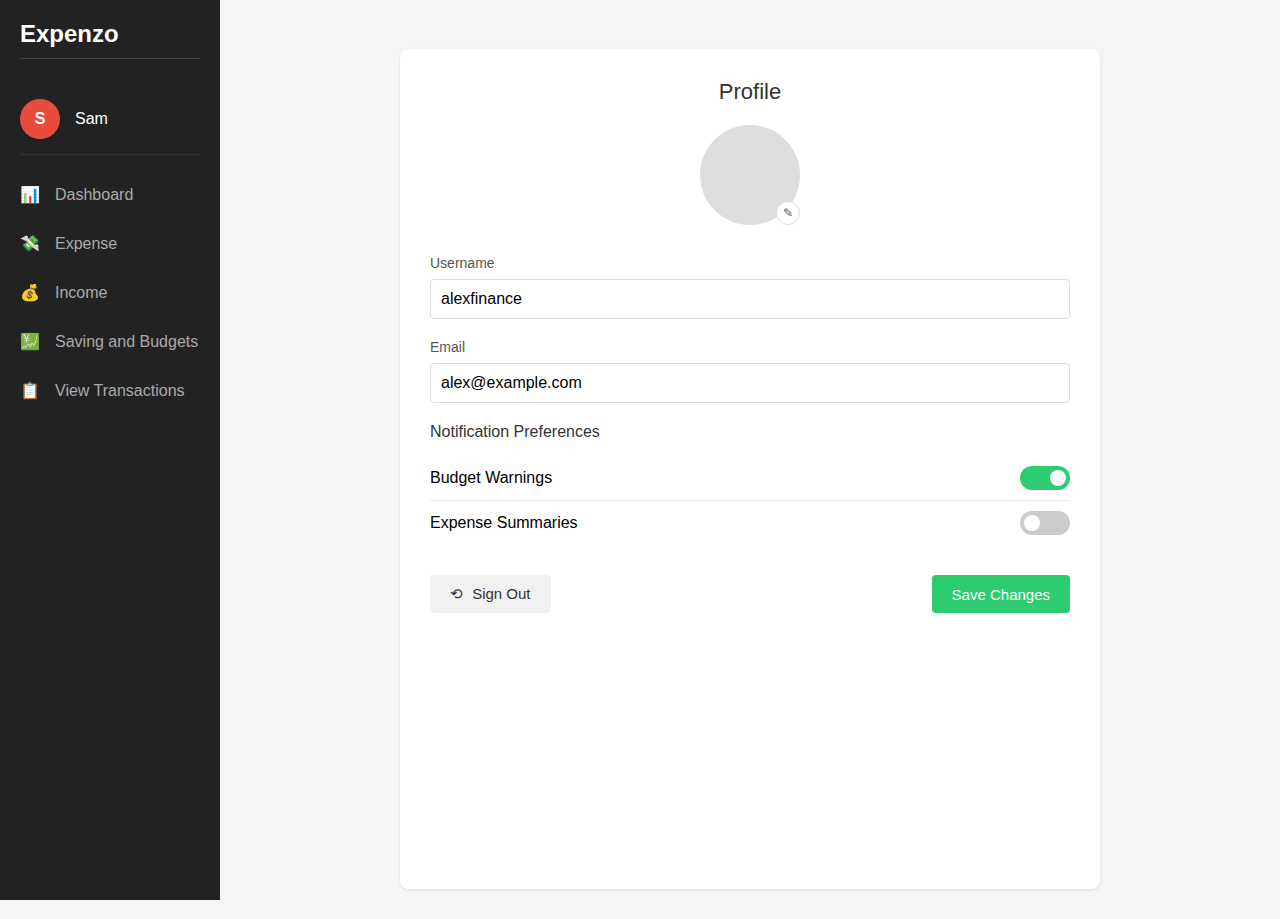
<file: profile/index.html>
<!DOCTYPE html>
<html lang="en">
<head>
  <meta charset="UTF-8">
  <meta name="viewport" content="width=device-width, initial-scale=1.0">
  <title>Expenzo - Profile</title>
  <link rel="stylesheet" href="styles.css">
</head>
<body>
  <div class="container">
    <div class="sidebar" id="sidebar">
      <div class="logo">Expenzo</div>
      <div class="user-info">
        <div class="avatar">
          <span>S</span>
        </div>
        <div class="user-name">Sam</div>
      </div>
      <ul class="nav-menu">
        <li class="nav-item">
          <span class="nav-icon">📊</span>
          Dashboard
        </li>
        <li class="nav-item">
          <span class="nav-icon">💸</span>
          Expense
        </li>
        <li class="nav-item">
          <span class="nav-icon">💰</span>
          Income
        </li>
        <li class="nav-item">
          <span class="nav-icon">💹</span>
          Saving and Budgets
        </li>
        <li class="nav-item">
          <span class="nav-icon">📋</span>
          View Transactions
        </li>
      </ul>
    </div>
    
    <div class="main-content">
      <div class="profile-card">
        <div class="profile-header">Profile</div>
        
        <div class="profile-avatar-container">
          <div class="profile-avatar"></div>
          <button class="edit-avatar-btn">✎</button>
        </div>
        
        <div class="form-container">
          <div class="form-group">
            <label for="username">Username</label>
            <input type="text" id="username" value="alexfinance" class="form-control">
          </div>
          
          <div class="form-group">
            <label for="email">Email</label>
            <input type="email" id="email" value="alex@example.com" class="form-control">
          </div>
          
          <div class="notification-section">
            <div class="notification-header">Notification Preferences</div>
            
            <div class="notification-item">
              <span>Budget Warnings</span>
              <label class="switch">
                <input type="checkbox" id="budget-warnings" checked>
                <span class="slider round"></span>
              </label>
            </div>
            
            <div class="notification-item">
              <span>Expense Summaries</span>
              <label class="switch">
                <input type="checkbox" id="expense-summaries">
                <span class="slider round"></span>
              </label>
            </div>
          </div>
          
          <div class="action-buttons">
            <button id="sign-out-btn" class="btn btn-secondary">
              <span class="btn-icon">⟲</span> Sign Out
            </button>
            <button id="save-changes-btn" class="btn btn-primary">Save Changes</button>
          </div>
        </div>
      </div>
    </div>
  </div>

  <!-- Login Modal (Hidden by default) -->
  <div id="login-modal" class="login-modal">
    <div class="login-container">
      <h2>Login to Expenzo</h2>
      <div class="form-group">
        <label for="login-username">Username</label>
        <input type="text" id="login-username" class="form-control">
      </div>
      <div class="form-group">
        <label for="login-password">Password</label>
        <input type="password" id="login-password" class="form-control">
      </div>
      <button id="login-btn" class="btn btn-primary btn-block">Login</button>
      <div class="login-footer">
        <a href="#" class="forgot-password">Forgot Password?</a>
        <p>Don't have an account? <a href="#" class="register-link">Register</a></p>
      </div>
    </div>
  </div>
  
  <script src="script.js"></script>
</body>
</html>
</file>
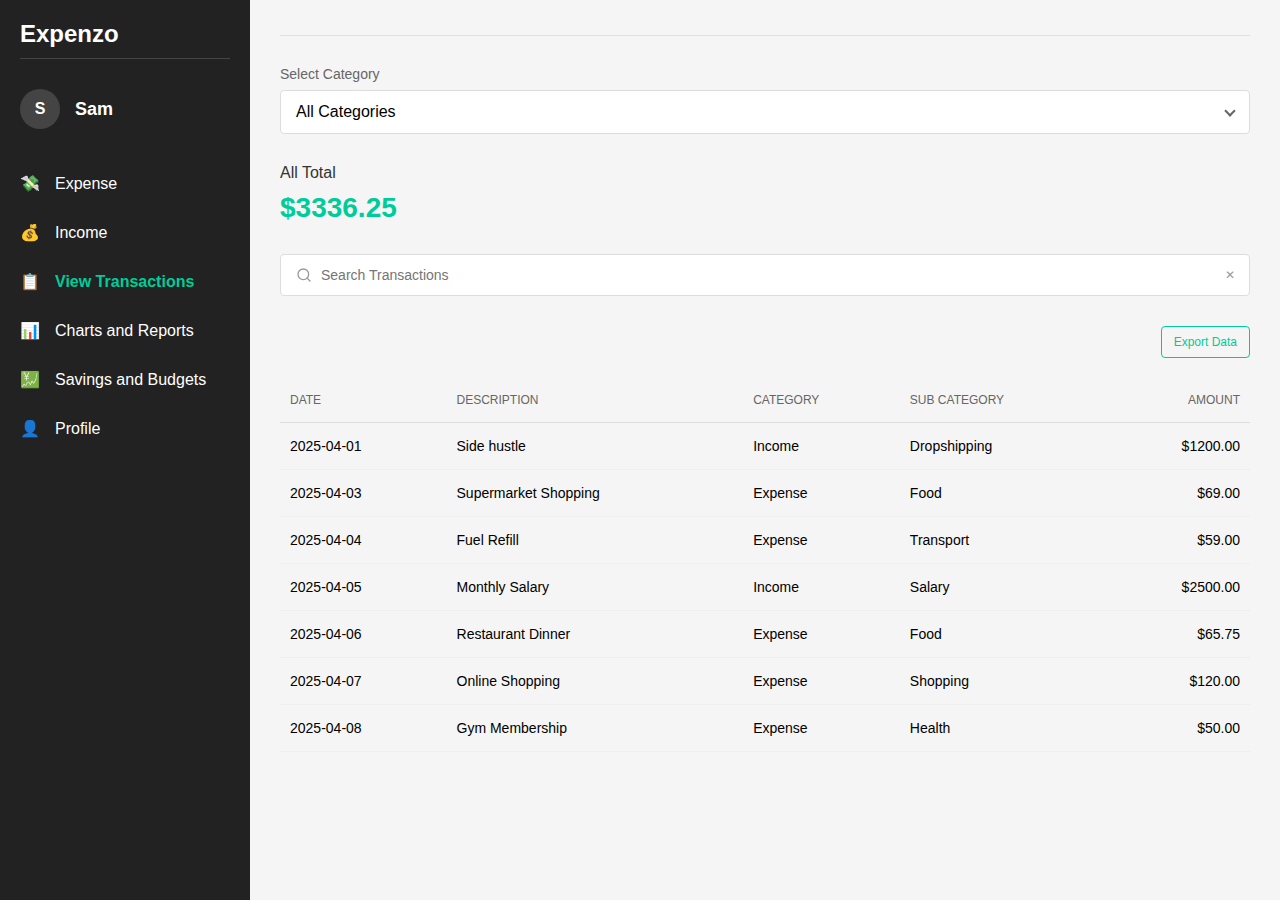
<file: Transaction/index.html>
<!DOCTYPE html>
<html lang="en">
<head>
    <meta charset="UTF-8">
    <meta name="viewport" content="width=device-width, initial-scale=1.0">
    <title>Expenzo - Expense Tracker</title>
    <link rel="stylesheet" href="styles.css">
</head>
<body>
    <!-- Mobile menu toggle button -->
    <button class="menu-toggle" id="menuToggle">☰</button>

    <!-- Sidebar navigation -->
    <div class="sidebar" id="sidebar">
        <div class="logo">Expenzo</div>
        <div class="user-profile">
            <div class="avatar">S</div>
            <div class="user-name">Sam</div>
        </div>
        <ul class="nav-menu">
            <li class="nav-item" data-section="expense">
                <span class="nav-icon">💸</span>
                Expense
            </li>
            <li class="nav-item" data-section="income">
                <span class="nav-icon">💰</span>
                Income
            </li>
            <li class="nav-item active" data-section="transactions">
                <span class="nav-icon">📋</span>
                View Transactions
            </li>
            <li class="nav-item" data-section="charts">
                <span class="nav-icon">📊</span>
                Charts and Reports
            </li>
            <li class="nav-item" data-section="savings">
                <span class="nav-icon">💹</span>
                Savings and Budgets
            </li>
            <li class="nav-item" data-section="profile">
                <span class="nav-icon">👤</span>
                Profile
            </li>
        </ul>
    </div>

    <div class="content">
        <header class="header"></header>
        
        <div class="category-selector">
            <div class="category-label">Select Category</div>
            <div class="category-dropdown">
                <div class="category-select" id="categorySelect">
                    <span>All Categories</span>
                    <i class="arrow"></i>
                </div>
                <div class="category-options" id="categoryOptions">
                    <div class="category-option" data-value="all">All Categories</div>
                    <div class="category-option" data-value="income">Income</div>
                    <div class="category-option" data-value="expense">Expense</div>
                </div>
            </div>
        </div>
        
        <div class="total-section">
            <div class="total-label">All Total</div>
            <div class="total-amount">$3336.25</div>
        </div>
        
        <div class="search-section">
            <input type="text" class="search-input" placeholder="Search Transactions" id="searchTransactions">
            <button id="clearSearch" class="clear-search-btn">✕</button>
        </div>
        
        <div style="display: flex; justify-content: flex-end; margin-bottom: 20px;">
            <button class="export-btn" id="exportData">Export Data</button>
        </div>
        
        <table class="transactions-table">
            <thead>
                <tr>
                    <th>DATE</th>
                    <th>DESCRIPTION</th>
                    <th>CATEGORY</th>
                    <th>SUB CATEGORY</th>
                    <th>AMOUNT</th>
                </tr>
            </thead>
            <tbody id="transactionsTableBody">
                <!-- Transaction rows will be dynamically inserted here by JavaScript -->
            </tbody>
        </table>
    </div>
    
    <script src="script.js"></script>
</body>
</html>
</file>
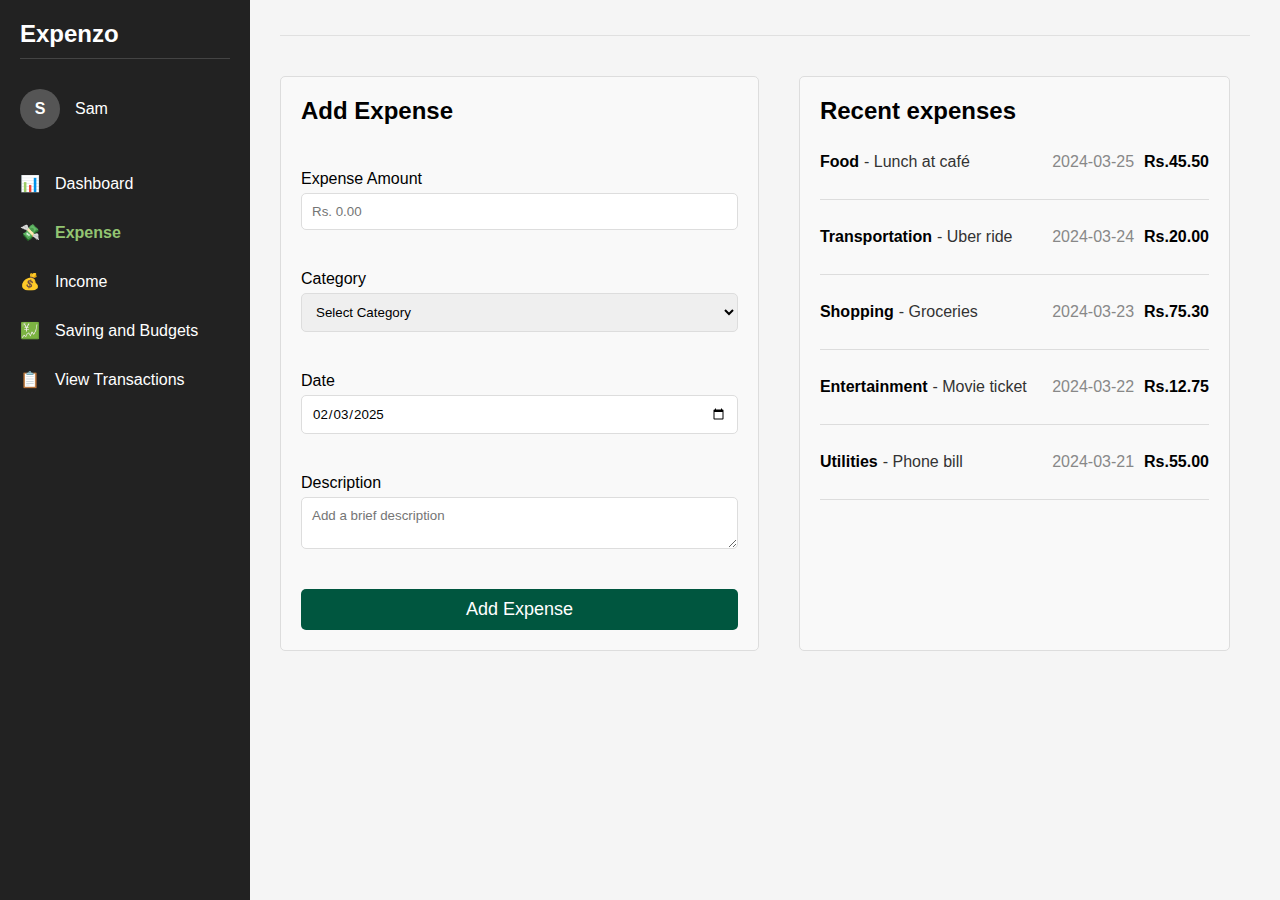
<file: Addexp.html>
<!DOCTYPE html>
<html lang="en">

<head>
    <meta charset="UTF-8">
    <meta name="viewport" content="width=device-width, initial-scale=1.0">
    <title>Expenzo - Expense Tracker</title>
    <style>
        /* CSS Variables for consistent styling */
        :root {
            /* Colors */
            --primary-color: #00563F;
            --primary-light: #93C572;
            --secondary-color: #2A2C2C;
            --dark-bg: #222;
            --light-bg: #f5f5f5;
            --white: #ffffff;
            --border-light: #e0e0e0;
            --text-dark: #333;
            --text-light: #777;

            /* Spacing */
            --space-xs: 5px;
            --space-sm: 10px;
            --space-md: 15px;
            --space-lg: 20px;
            --space-xl: 30px;

            /* Elements */
            --card-radius: 8px;
            --sidebar-width: 250px;
            --avatar-size: 40px;
        }

        /* Reset and base styles */
        * {
            margin: 0;
            padding: 0;
            box-sizing: border-box;
            font-family: 'Segoe UI', Tahoma, Geneva, Verdana, sans-serif;
        }

        body {
            display: flex;
            background-color: var(--light-bg);
            min-height: 100vh;
            overflow-x: hidden;
        }

        /* Sidebar styles - keeping black navigation */
        .sidebar {
            width: var(--sidebar-width);
            background-color: var(--dark-bg);
            color: var(--white);
            height: 100vh;
            padding: var(--space-lg);
            position: fixed;
            left: 0;
            top: 0;
            z-index: 10;
            transition: transform 0.3s ease;
        }

        .logo {
            font-size: 24px;
            font-weight: bold;
            margin-bottom: var(--space-xl);
            padding-bottom: var(--space-sm);
            border-bottom: 1px solid #444;
        }

        .user-profile {
            display: flex;
            align-items: center;
            margin-bottom: var(--space-xl);
        }

        .avatar {
            width: var(--avatar-size);
            height: var(--avatar-size);
            border-radius: 50%;
            background-color: #555;
            margin-right: var(--space-md);
            overflow: hidden;
            display: flex;
            align-items: center;
            justify-content: center;
            color: var(--white);
            font-weight: bold;
        }

        .nav-menu {
            list-style: none;
        }

        .nav-item {
            display: flex;
            align-items: center;
            padding: var(--space-md) 0;
            cursor: pointer;
            transition: all 0.3s;
        }

        .nav-item:hover {
            color: var(--primary-light);
        }

        .nav-item.active {
            color: var(--primary-light);
            font-weight: bold;
        }

        .nav-icon {
            margin-right: var(--space-md);
            width: 20px;
            text-align: center;
        }

        /* Main content styles - just for header */
        .main-content {
            flex: 1;
            padding: var(--space-lg) var(--space-xl);
            margin-left: var(--sidebar-width);
            max-width: calc(1440px - var(--sidebar-width));
            width: 100%;
        }

        .header {
            margin-bottom: var(--space-xl);
            border-bottom: 1px solid var(--border-light);
            padding-bottom: var(--space-md);
        }

        /* Hamburger menu */
        .menu-toggle {
            display: none;
            position: fixed;
            top: var(--space-sm);
            left: var(--space-sm);
            z-index: 20;
            background-color: var(--primary-color);
            color: var(--white);
            border: none;
            border-radius: 4px;
            width: 40px;
            height: 40px;
            font-size: 20px;
            cursor: pointer;
        }

        /* Responsive styles */
        @media (max-width: 992px) {
            .menu-toggle {
                display: block;
            }

            .sidebar {
                transform: translateX(-100%);
            }

            .sidebar.active {
                transform: translateX(0);
            }

            .main-content {
                margin-left: 0;
                padding: var(--space-lg);
                padding-top: 60px;
                max-width: 100%;
            }
        }

        .dashboard-container {
            display: flex;
            width: 100%;
            justify-content: space-between;
        }

        /* Add Expense Styles - REDUCED WIDTH */
        .add-expense {
            padding: 20px;
            background-color: #f9f9f9;
            border: 1px solid #ddd;
            border-radius: 5px;
            width: 50%;

            margin-top: 10px;
            /* Changed from 60% to 50% */
        }

        .add-expense h2 {
            margin-top: 0;
            margin-bottom: 45px;
        }

        .add-expense form {
            display: flex;
            flex-direction: column;
        }

        .add-expense label {
            margin-bottom: 30px;
            display: flex;
            flex-direction: column;
        }

        .add-expense input,
        .add-expense select,
        .add-expense textarea {
            padding: 10px;
            margin-top: 5px;
            margin-bottom: 10px;
            border: 1px solid #ddd;
            border-radius: 5px;
        }

        .add-expense button {
            padding: 10px;
            background-color: #00563F;
            color: white;
            border: none;
            border-radius: 5px;
            cursor: pointer;
            font-size: 18px;
        }

        .add-expense button:hover {
            /* background-color: #218838; */
            transform: translateY(-3px);
            box-shadow: 0 5px 5px rgba(0, 0, 0, 0.1);
        }

        /* Expense List Styles - INCREASED WIDTH */
        .expense-list {
            padding: 20px;
            background-color: #f9f9f9;
            border: 1px solid #ddd;
            border-radius: 5px;
            width: 45%;

            /* Changed from 35% to 45% */
            margin-left: 40px;
            margin-right: 20px;
            margin-top: 10px;


        }

        .expense-list h2 {
            margin-top: 0;
        }

        .expense-list ul {
            list-style: none;
            padding: 0;
        }

        .expense-list li {
            padding: 28px 0;
            border-bottom: 1px solid #ddd;
            display: flex;
            flex-wrap: wrap;
        }

        .expense-list .category {
            font-weight: bold;
            margin-right: 5px;
        }

        .expense-list .description {
            color: #333;
        }

        .expense-list .date {
            color: #888;
            margin-left: auto;
            margin-right: 10px;
        }

        .expense-list .amount {
            font-weight: bold;
        }
    </style>
</head>

<body>
    <button class="menu-toggle" id="menuToggle">☰</button>

    <div class="sidebar" id="sidebar">
        <div class="logo">Expenzo</div>
        <div class="user-profile">
            <div class="avatar">S</div>
            <div class="user-name">Sam</div>
        </div>
        <ul class="nav-menu">
            <li class="nav-item">
                <span class="nav-icon">📊</span>
                Dashboard
            </li>
            <li class="nav-item active">
                <span class="nav-icon">💸</span>
                Expense
            </li>
            <li class="nav-item">
                <span class="nav-icon">💰</span>
                Income
            </li>
            <li class="nav-item">
                <span class="nav-icon">💹</span>
                Saving and Budgets
            </li>
            <li class="nav-item">
                <span class="nav-icon">📋</span>
                View Transactions
            </li>
        </ul>
    </div>

    <main class="main-content">
        <header class="header"></header>
        <div class="dashboard-container">
            <!-- Add Expense Form -->
            <div class="add-expense">
                <h2>Add Expense</h2>
                <form>
                    <label>
                        Expense Amount
                        <input type="number" placeholder="Rs. 0.00" />
                    </label>
                    <label>
                        Category
                        <select>
                            <option>Select Category</option>
                            <option>Food</option>
                            <option>Transportation</option>
                            <option>Shopping</option>
                            <option>Entertainment</option>
                            <option>Utilities</option>
                        </select>
                    </label>
                    <label>
                        Date
                        <input type="date" value="2025-02-03" />
                    </label>
                    <label>
                        Description
                        <textarea placeholder="Add a brief description"></textarea>
                    </label>
                    <button type="submit">Add Expense</button>
                </form>
            </div>

            <!-- Expense List -->
            <div class="expense-list">
                <h2>Recent expenses</h2>
                <ul>
                    <li>
                        <span class="category">Food</span>
                        <span class="description">- Lunch at café</span>
                        <span class="date">2024-03-25</span>
                        <span class="amount">Rs.45.50</span>
                    </li>
                    <li>
                        <span class="category">Transportation</span>
                        <span class="description">- Uber ride</span>
                        <span class="date">2024-03-24</span>
                        <span class="amount">Rs.20.00</span>
                    </li>
                    <li>
                        <span class="category">Shopping</span>
                        <span class="description">- Groceries</span>
                        <span class="date">2024-03-23</span>
                        <span class="amount">Rs.75.30</span>
                    </li>
                    <li>
                        <span class="category">Entertainment</span>
                        <span class="description">- Movie ticket</span>
                        <span class="date">2024-03-22</span>
                        <span class="amount">Rs.12.75</span>
                    </li>
                    <li>
                        <span class="category">Utilities</span>
                        <span class="description">- Phone bill</span>
                        <span class="date">2024-03-21</span>
                        <span class="amount">Rs.55.00</span>
                    </li>
                </ul>
            </div>
        </div>
    </main>
    <script>
        // Menu toggle functionality
        document.addEventListener('DOMContentLoaded', function () {
            const menuToggle = document.getElementById('menuToggle');
            const sidebar = document.getElementById('sidebar');

            // Handle menu toggle for mobile
            menuToggle.addEventListener('click', function () {
                sidebar.classList.toggle('active');
            });

            // Close sidebar when clicking outside on mobile
            document.addEventListener('click', function (event) {
                if (window.innerWidth <= 992 &&
                    !sidebar.contains(event.target) &&
                    !menuToggle.contains(event.target) &&
                    sidebar.classList.contains('active')) {
                    sidebar.classList.remove('active');
                }
            });

            // Navigation functionality
            document.querySelectorAll('.nav-item').forEach(item => {
                item.addEventListener('click', function () {
                    document.querySelectorAll('.nav-item').forEach(navItem => {
                        navItem.classList.remove('active');
                    });
                    this.classList.add('active');

                    // Close sidebar on mobile after navigation
                    if (window.innerWidth <= 992) {
                        sidebar.classList.remove('active');
                    }
                });
            });
        });
    </script>
</body>

</html>
</file>
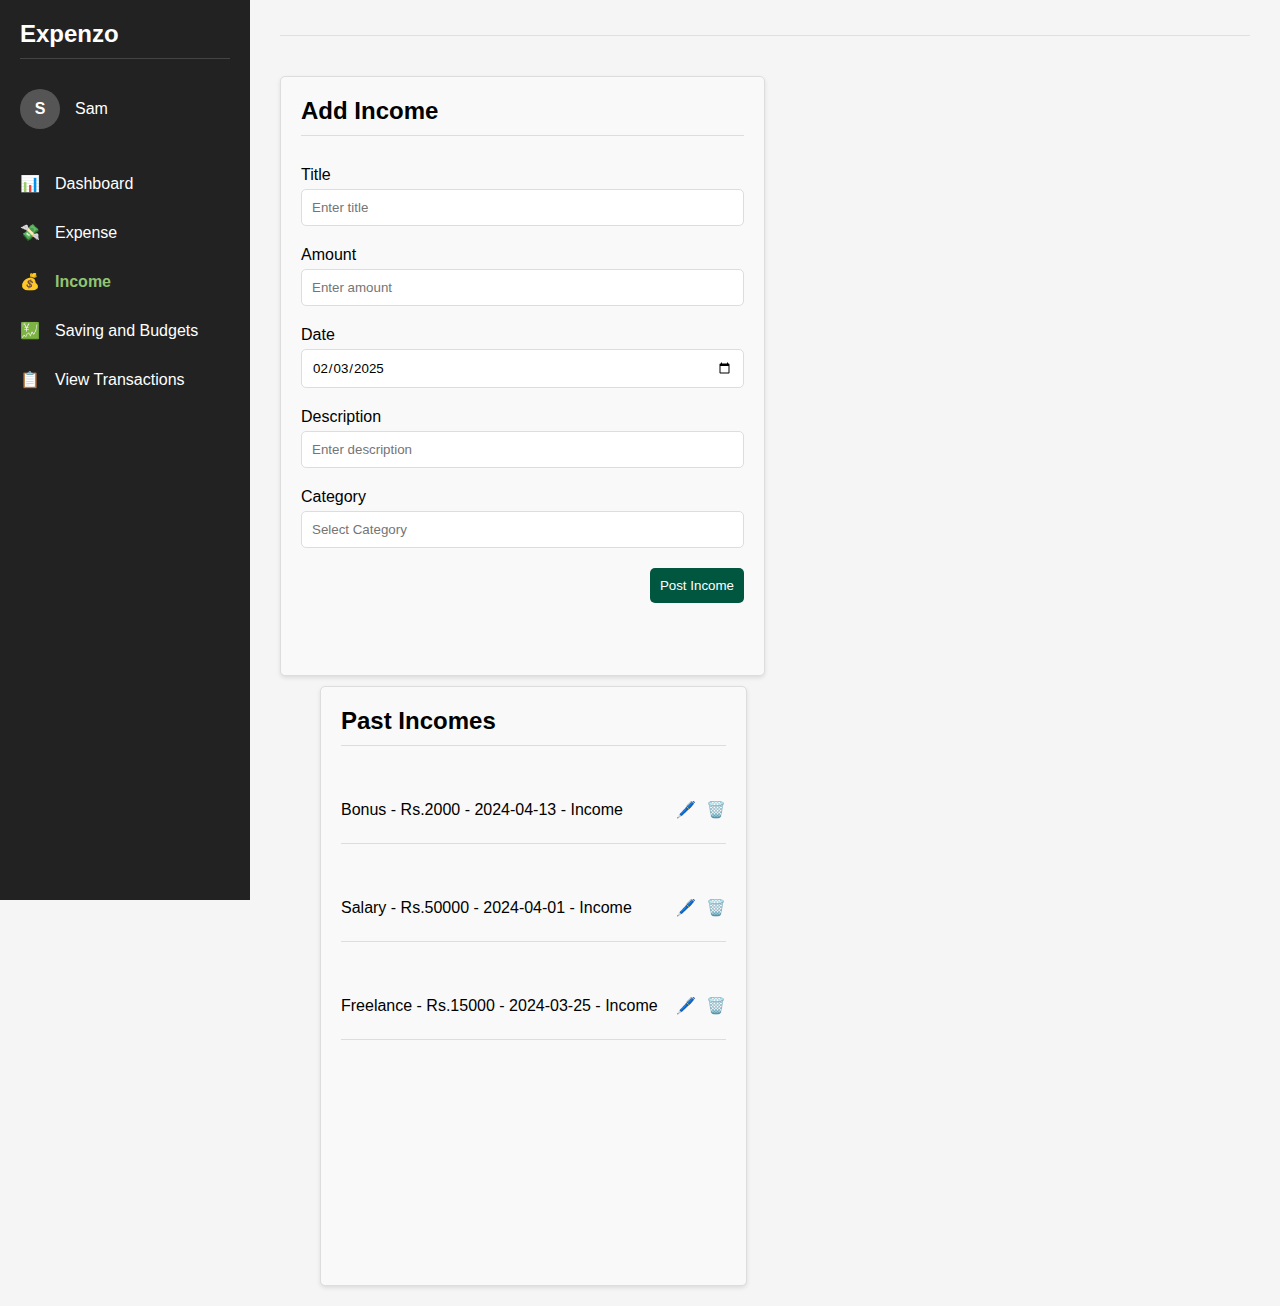
<file: Addinc.html>
<!DOCTYPE html>
<html lang="en">

<head>
    <meta charset="UTF-8">
    <meta name="viewport" content="width=device-width, initial-scale=1.0">
    <title>Expenzo - Expense Tracker</title>
    <style>
        /* CSS Variables for consistent styling */
        :root {
            /* Colors */
            --primary-color: #00563F;
            --primary-light: #93C572;
            --secondary-color: #2A2C2C;
            --dark-bg: #222;
            --light-bg: #f5f5f5;
            --white: #ffffff;
            --border-light: #e0e0e0;
            --text-dark: #333;
            --text-light: #777;

            /* Spacing */
            --space-xs: 5px;
            --space-sm: 10px;
            --space-md: 15px;
            --space-lg: 20px;
            --space-xl: 30px;

            /* Elements */
            --card-radius: 8px;
            --sidebar-width: 250px;
            --avatar-size: 40px;
        }

        /* Reset and base styles */
        * {
            margin: 0;
            padding: 0;
            box-sizing: border-box;
            font-family: 'Segoe UI', Tahoma, Geneva, Verdana, sans-serif;
        }

        body {
            display: flex;
            background-color: var(--light-bg);
            min-height: 100vh;
            overflow-x: hidden;
        }

        /* Sidebar styles - keeping black navigation */
        .sidebar {
            width: var(--sidebar-width);
            background-color: var(--dark-bg);
            color: var(--white);
            height: 100vh;
            padding: var(--space-lg);
            position: fixed;
            left: 0;
            top: 0;
            z-index: 10;
            transition: transform 0.3s ease;
        }

        .logo {
            font-size: 24px;
            font-weight: bold;
            margin-bottom: var(--space-xl);
            padding-bottom: var(--space-sm);
            border-bottom: 1px solid #444;
        }

        .user-profile {
            display: flex;
            align-items: center;
            margin-bottom: var(--space-xl);
        }

        .avatar {
            width: var(--avatar-size);
            height: var(--avatar-size);
            border-radius: 50%;
            background-color: #555;
            margin-right: var(--space-md);
            overflow: hidden;
            display: flex;
            align-items: center;
            justify-content: center;
            color: var(--white);
            font-weight: bold;
        }

        .nav-menu {
            list-style: none;
        }

        .nav-item {
            display: flex;
            align-items: center;
            padding: var(--space-md) 0;
            cursor: pointer;
            transition: all 0.3s;
        }

        .nav-item:hover {
            color: var(--primary-light);
        }

        .nav-item.active {
            color: var(--primary-light);
            font-weight: bold;
        }

        .nav-icon {
            margin-right: var(--space-md);
            width: 20px;
            text-align: center;
        }

        /* Main content styles - just for header */
        .main-content {
            flex: 1;
            padding: var(--space-lg) var(--space-xl);
            margin-left: var(--sidebar-width);
            max-width: calc(1440px - var(--sidebar-width));
            width: 100%;
        }

        .header {
            margin-bottom: var(--space-xl);
            border-bottom: 1px solid var(--border-light);
            padding-bottom: var(--space-md);
        }

        /* Hamburger menu */
        .menu-toggle {
            display: none;
            position: fixed;
            top: var(--space-sm);
            left: var(--space-sm);
            z-index: 20;
            background-color: var(--primary-color);
            color: var(--white);
            border: none;
            border-radius: 4px;
            width: 40px;
            height: 40px;
            font-size: 20px;
            cursor: pointer;
        }

        /* Responsive styles */
        @media (max-width: 992px) {
            .menu-toggle {
                display: block;
            }

            .sidebar {
                transform: translateX(-100%);
            }

            .sidebar.active {
                transform: translateX(0);
            }

            .main-content {
                margin-left: 0;
                padding: var(--space-lg);
                padding-top: 60px;
                max-width: 100%;
            }
        }

        .income-container {
            display: flex;
            justify-content: space-between;
            align-items: flex-start;
            flex-wrap: wrap;
        }


        /* AddIncome Styles */
        .add-income {
            padding: 20px;
            background-color: #f9f9f9;
            border: 1px solid #ddd;
            border-radius: 5px;
            width: 50%;
            height: 600px;
            margin-top: 10px;
            box-shadow: 0 2px 4px rgba(0, 0, 0, 0.1);
        }

        .add-income h2 {
            margin-top: 0;
            margin-bottom: 30px;
            border-bottom: 1px solid #ddd;
            padding-bottom: 10px;
        }

        .income-form {
            display: flex;
            flex-direction: column;
        }

        .form-group {
            margin-bottom: 20px;
        }

        .income-form label {
            margin-bottom: 5px;
            display: block;
        }

        .income-form input,
        .income-form select {
            padding: 10px;
            width: 100%;
            border: 1px solid #ddd;
            border-radius: 5px;
        }

        .income-form button {
            padding: 10px;
            background-color: #00563F;
            color: white;
            border: none;
            border-radius: 5px;
            cursor: pointer;
            align-self: flex-end;

        }

        .income-form button:hover {
            transform: translateY(-3px);
            box-shadow: 0 5px 5px rgba(0, 0, 0, 0.1);
        }

        /* PastIncomes Styles */
        .past-incomes {
            padding: 20px;
            background-color: #f9f9f9;
            border: 1px solid #ddd;
            border-radius: 5px;
            width: 44%;
            box-shadow: 0 2px 4px rgba(0, 0, 0, 0.1);
            height: 600px;
            margin-left: 40px;
            margin-right: 20px;
            margin-top: 10px;
        }

        .past-incomes h2 {
            margin-top: 0;
            margin-bottom: 30px;
            border-bottom: 1px solid #ddd;
            padding-bottom: 10px;
        }

        .past-incomes ul {
            list-style: none;
            padding: 0;
        }

        .past-incomes li {
            padding: 24px 0;
            border-bottom: 1px solid #ddd;
            display: flex;
            justify-content: space-between;
            align-items: center;
            margin-bottom: 30px;
        }

        .past-incomes .actions {
            margin-left: auto;
            display: flex;
            gap: 10px;
        }

        .past-incomes .edit-btn,
        .past-incomes .delete-btn {
            background: none;
            border: none;
            cursor: pointer;
            font-size: 16px;
        }

        .past-incomes .edit-btn:hover,
        .past-incomes .delete-btn:hover {
            color: #28a745;
        }
    </style>
</head>

<body>
    <button class="menu-toggle" id="menuToggle">☰</button>

    <div class="sidebar" id="sidebar">
        <div class="logo">Expenzo</div>
        <div class="user-profile">
            <div class="avatar">S</div>
            <div class="user-name">Sam</div>
        </div>
        <ul class="nav-menu">
            <li class="nav-item">
                <span class="nav-icon">📊</span>
                Dashboard
            </li>
            <li class="nav-item">
                <span class="nav-icon">💸</span>
                Expense
            </li>
            <li class="nav-item active">
                <span class="nav-icon">💰</span>
                Income
            </li>
            <li class="nav-item">
                <span class="nav-icon">💹</span>
                Saving and Budgets
            </li>
            <li class="nav-item">
                <span class="nav-icon">📋</span>
                View Transactions
            </li>
        </ul>
    </div>

    <main class="main-content">
        <header class="header"></header>
        <!-- AddIncome Component -->
        <div class="income-container">
            <div class="add-income section">
                <h2>Add Income</h2>
                <form class="income-form">
                    <div class="form-group">
                        <label>Title</label>
                        <input type="text" placeholder="Enter title" />
                    </div>
                    <div class="form-group">
                        <label>Amount</label>
                        <input type="number" placeholder="Enter amount" />
                    </div>
                    <div class="form-group">
                        <label>Date</label>
                        <input type="date" value="2025-02-03" />
                    </div>
                    <div class="form-group">
                        <label>Description</label>
                        <input type="text" placeholder="Enter description" />
                    </div>
                    <div class="form-group">
                        <label>Category</label>
                        <input list="categories" name="category" placeholder="Select Category" />
                        <datalist id="categories">
                            <option value="Salary"></option>
                            <option value="Bonus"></option>
                            <option value="Freelance"></option>
                        </datalist>
                    </div>
                    <button type="submit">Post Income</button>
                </form>
            </div>

            <!-- PastIncomes Component -->
            <div class="past-incomes section">
                <h2>Past Incomes</h2>
                <ul>
                    <li>
                        Bonus - Rs.2000 - 2024-04-13 - Income
                        <span class="actions">
                            <button class="edit-btn">🖊️</button>
                            <button class="delete-btn">🗑️</button>
                        </span>
                    </li>
                    <li>
                        Salary - Rs.50000 - 2024-04-01 - Income
                        <span class="actions">
                            <button class="edit-btn">🖊️</button>
                            <button class="delete-btn">🗑️</button>
                        </span>
                    </li>
                    <li>
                        Freelance - Rs.15000 - 2024-03-25 - Income
                        <span class="actions">
                            <button class="edit-btn">🖊️</button>
                            <button class="delete-btn">🗑️</button>
                        </span>
                    </li>
                </ul>
            </div>
        </div>
    </main>


    <script>
        // Menu toggle functionality
        document.addEventListener('DOMContentLoaded', function () {
            const menuToggle = document.getElementById('menuToggle');
            const sidebar = document.getElementById('sidebar');

            // Handle menu toggle for mobile
            menuToggle.addEventListener('click', function () {
                sidebar.classList.toggle('active');
            });

            // Close sidebar when clicking outside on mobile
            document.addEventListener('click', function (event) {
                if (window.innerWidth <= 992 &&
                    !sidebar.contains(event.target) &&
                    !menuToggle.contains(event.target) &&
                    sidebar.classList.contains('active')) {
                    sidebar.classList.remove('active');
                }
            });

            // Navigation functionality
            document.querySelectorAll('.nav-item').forEach(item => {
                item.addEventListener('click', function () {
                    document.querySelectorAll('.nav-item').forEach(navItem => {
                        navItem.classList.remove('active');
                    });
                    this.classList.add('active');

                    // Close sidebar on mobile after navigation
                    if (window.innerWidth <= 992) {
                        sidebar.classList.remove('active');
                    }
                });
            });
        });
    </script>
</body>

</html>
</file>
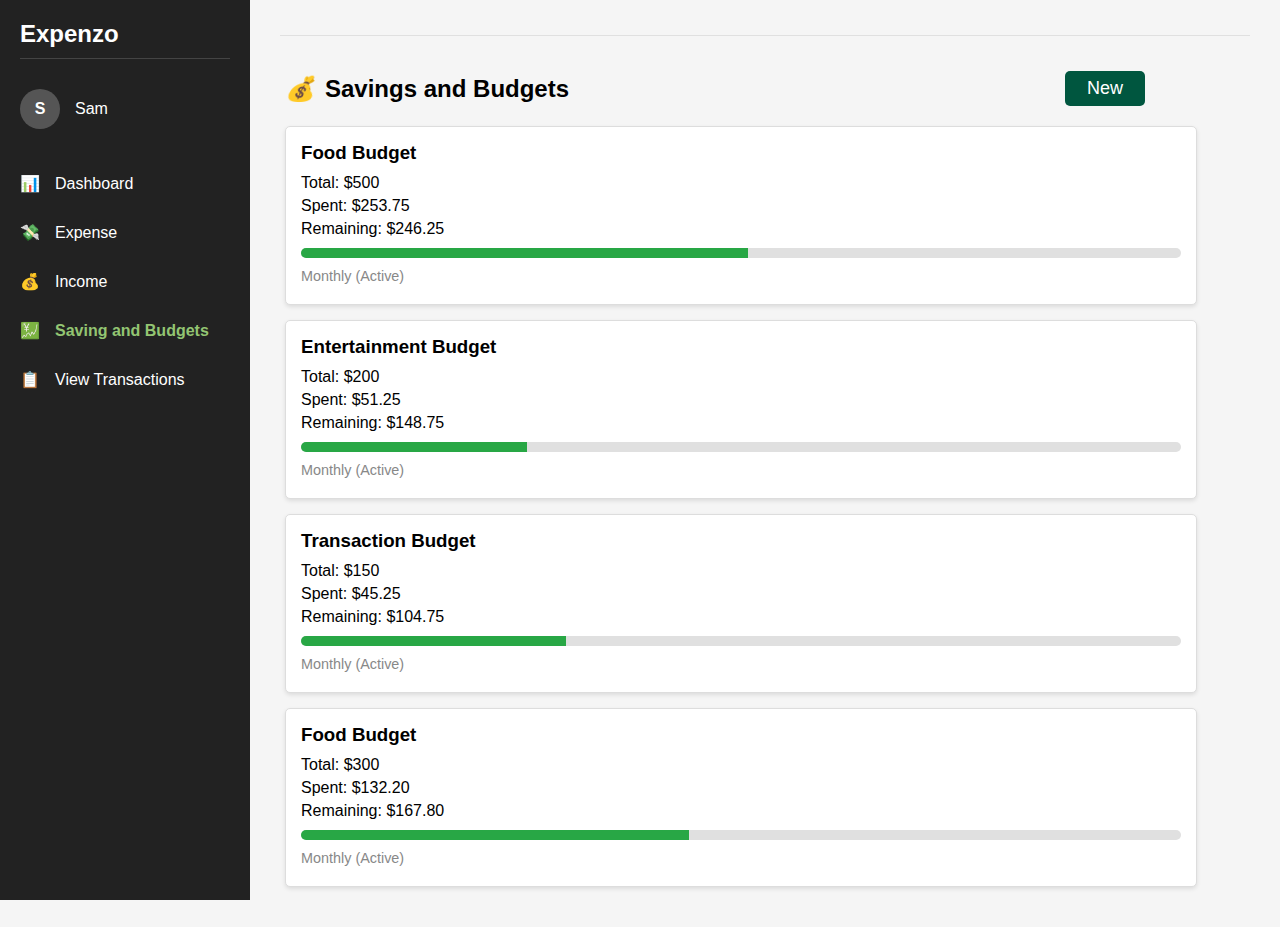
<file: savebudget.html>
<!DOCTYPE html>
<html lang="en">

<head>
    <meta charset="UTF-8">
    <meta name="viewport" content="width=device-width, initial-scale=1.0">
    <title>Expenzo - Expense Tracker</title>
    <style>
        /* CSS Variables for consistent styling */
        :root {
            /* Colors */
            --primary-color: #00563F;
            --primary-light: #93C572;
            --secondary-color: #2A2C2C;
            --dark-bg: #222;
            --light-bg: #f5f5f5;
            --white: #ffffff;
            --border-light: #e0e0e0;
            --text-dark: #333;
            --text-light: #777;

            /* Spacing */
            --space-xs: 5px;
            --space-sm: 10px;
            --space-md: 15px;
            --space-lg: 20px;
            --space-xl: 30px;

            /* Elements */
            --card-radius: 8px;
            --sidebar-width: 250px;
            --avatar-size: 40px;
        }

        /* Reset and base styles */
        * {
            margin: 0;
            padding: 0;
            box-sizing: border-box;
            font-family: 'Segoe UI', Tahoma, Geneva, Verdana, sans-serif;
        }

        body {
            display: flex;
            background-color: var(--light-bg);
            min-height: 100vh;
            overflow-x: hidden;
        }

        /* Sidebar styles - keeping black navigation */
        .sidebar {
            width: var(--sidebar-width);
            background-color: var(--dark-bg);
            color: var(--white);
            height: 100vh;
            padding: var(--space-lg);
            position: fixed;
            left: 0;
            top: 0;
            z-index: 10;
            transition: transform 0.3s ease;
        }

        .logo {
            font-size: 24px;
            font-weight: bold;
            margin-bottom: var(--space-xl);
            padding-bottom: var(--space-sm);
            border-bottom: 1px solid #444;
        }

        .user-profile {
            display: flex;
            align-items: center;
            margin-bottom: var(--space-xl);
        }

        .avatar {
            width: var(--avatar-size);
            height: var(--avatar-size);
            border-radius: 50%;
            background-color: #555;
            margin-right: var(--space-md);
            overflow: hidden;
            display: flex;
            align-items: center;
            justify-content: center;
            color: var(--white);
            font-weight: bold;
        }

        .nav-menu {
            list-style: none;
        }

        .nav-item {
            display: flex;
            align-items: center;
            padding: var(--space-md) 0;
            cursor: pointer;
            transition: all 0.3s;
        }

        .nav-item:hover {
            color: var(--primary-light);
        }

        .nav-item.active {
            color: var(--primary-light);
            font-weight: bold;
        }

        .nav-icon {
            margin-right: var(--space-md);
            width: 20px;
            text-align: center;
        }

        /* Main content styles - just for header */
        .main-content {
            flex: 1;
            padding: var(--space-lg) var(--space-xl);
            margin-left: var(--sidebar-width);
            max-width: calc(1440px - var(--sidebar-width));
            width: 100%;
        }

        .header {
            margin-bottom: var(--space-xl);
            border-bottom: 1px solid var(--border-light);
            padding-bottom: var(--space-md);
        }

        /* Hamburger menu */
        .menu-toggle {
            display: none;
            position: fixed;
            top: var(--space-sm);
            left: var(--space-sm);
            z-index: 20;
            background-color: var(--primary-color);
            color: var(--white);
            border: none;
            border-radius: 4px;
            width: 40px;
            height: 40px;
            font-size: 20px;
            cursor: pointer;
        }

        /* Responsive styles */
        @media (max-width: 992px) {
            .menu-toggle {
                display: block;
            }

            .sidebar {
                transform: translateX(-100%);
            }

            .sidebar.active {
                transform: translateX(0);
            }

            .main-content {
                margin-left: 0;
                padding: var(--space-lg);
                padding-top: 60px;
                max-width: 100%;
            }
        }

        /* Savings and Budgets styles */
        .savings-and-budgets {
            padding: 5px;


        }

        .savings-and-budgets h2 {
            display: flex;
            align-items: center;
            justify-content: space-between;
            margin-bottom: 20px;
        }

        .savings-and-budgets h2 i {
            margin-right: 10px;
            color: #007bff;
        }

        .new-button {
            margin-left: auto;
            background-color: #00563F;
            color: white;
            border: none;
            padding: 5px 10px;
            border-radius: 5px;
            cursor: pointer;
            margin-right: 100px;
            height: 35px;
            /* Added explicit height */
            width: 80px;
            font-size: 18px;


        }

        .new-button:hover {
            transform: translateY(-3px);
            box-shadow: 0 5px 5px rgba(0, 0, 0, 0.1);
        }

        /* Budget card styles */
        .budget-card {
            background: #ffffff;
            border: 1px solid #ddd;
            border-radius: 5px;
            padding: 15px;
            margin-bottom: 15px;
            box-shadow: 0 2px 4px rgba(0, 0, 0, 0.1);
            width: 95%;

        }

        .budget-card h3 {
            margin-top: 0;
            margin-bottom: 10px;
        }

        .budget-card p {
            margin: 5px 0;
        }

        .progress-bar {
            background: #e0e0e0;
            border-radius: 5px;
            overflow: hidden;
            margin: 10px 0;
            height: 10px;
        }

        .progress-fill {
            height: 100%;
            background: #28a745;
        }

        .status {
            color: #888;
            font-size: 0.9em;
        }

        .budget-cards-container {
            margin-top: 20px;
        }
    </style>
</head>

<body>
    <button class="menu-toggle" id="menuToggle">☰</button>

    <div class="sidebar" id="sidebar">
        <div class="logo">Expenzo</div>
        <div class="user-profile">
            <div class="avatar">S</div>
            <div class="user-name">Sam</div>
        </div>
        <ul class="nav-menu">
            <li class="nav-item">
                <span class="nav-icon">📊</span>
                Dashboard
            </li>
            <li class="nav-item">
                <span class="nav-icon">💸</span>
                Expense
            </li>
            <li class="nav-item">
                <span class="nav-icon">💰</span>
                Income
            </li>
            <li class="nav-item active">
                <span class="nav-icon">💹</span>
                Saving and Budgets
            </li>
            <li class="nav-item">
                <span class="nav-icon">📋</span>
                View Transactions
            </li>
        </ul>
    </div>

    <main class="main-content">
        <header class="header"></header>
        <div class="savings-and-budgets">
            <h2>
                <i>💰</i> Savings and Budgets
                <button class="new-button">New</button>
            </h2>
            <div class="budget-cards-container" id="budget-cards">
                <!-- Budget cards will be inserted here by JavaScript -->
            </div>
        </div>
    </main>

    <script>
        // Menu toggle functionality
        document.addEventListener('DOMContentLoaded', function () {
            const menuToggle = document.getElementById('menuToggle');
            const sidebar = document.getElementById('sidebar');

            // Handle menu toggle for mobile
            menuToggle.addEventListener('click', function () {
                sidebar.classList.toggle('active');
            });

            // Close sidebar when clicking outside on mobile
            document.addEventListener('click', function (event) {
                if (window.innerWidth <= 992 &&
                    !sidebar.contains(event.target) &&
                    !menuToggle.contains(event.target) &&
                    sidebar.classList.contains('active')) {
                    sidebar.classList.remove('active');
                }
            });

            // Navigation functionality
            document.querySelectorAll('.nav-item').forEach(item => {
                item.addEventListener('click', function () {
                    document.querySelectorAll('.nav-item').forEach(navItem => {
                        navItem.classList.remove('active');
                    });
                    this.classList.add('active');

                    // Close sidebar on mobile after navigation
                    if (window.innerWidth <= 992) {
                        sidebar.classList.remove('active');
                    }
                });
            });
        });
        // Budget data (equivalent to the data in SavingsAndBudgets.js)
        const budgets = [
            { name: 'Food Budget', total: 500, spent: 253.75, remaining: 246.25, status: 'Monthly (Active)' },
            { name: 'Entertainment Budget', total: 200, spent: 51.25, remaining: 148.75, status: 'Monthly (Active)' },
            { name: 'Transaction Budget', total: 150, spent: 45.25, remaining: 104.75, status: 'Monthly (Active)' },
            { name: 'Food Budget', total: 300, spent: 132.20, remaining: 167.80, status: 'Monthly (Active)' }
        ];

        // Function to create budget cards (equivalent to the BudgetCard component)
        function createBudgetCard(budget, index) {
            const progress = (budget.spent / budget.total) * 100;

            const budgetCard = document.createElement('div');
            budgetCard.className = 'budget-card';

            budgetCard.innerHTML = `
        <h3>${budget.name}</h3>
        <p>Total: $${budget.total}</p>
        <p>Spent: $${budget.spent.toFixed(2)}</p>
        <p>Remaining: $${budget.remaining.toFixed(2)}</p>
        <div class="progress-bar">
          <div class="progress-fill" style="width: ${progress}%"></div>
        </div>
        <p class="status">${budget.status}</p>
      `;

            return budgetCard;
        }

        // Populate budget cards
        const budgetCardsContainer = document.getElementById('budget-cards');

        budgets.forEach((budget, index) => {
            const budgetCard = createBudgetCard(budget, index);
            budgetCardsContainer.appendChild(budgetCard);
        });
    </script>
</body>

</html>
</file>
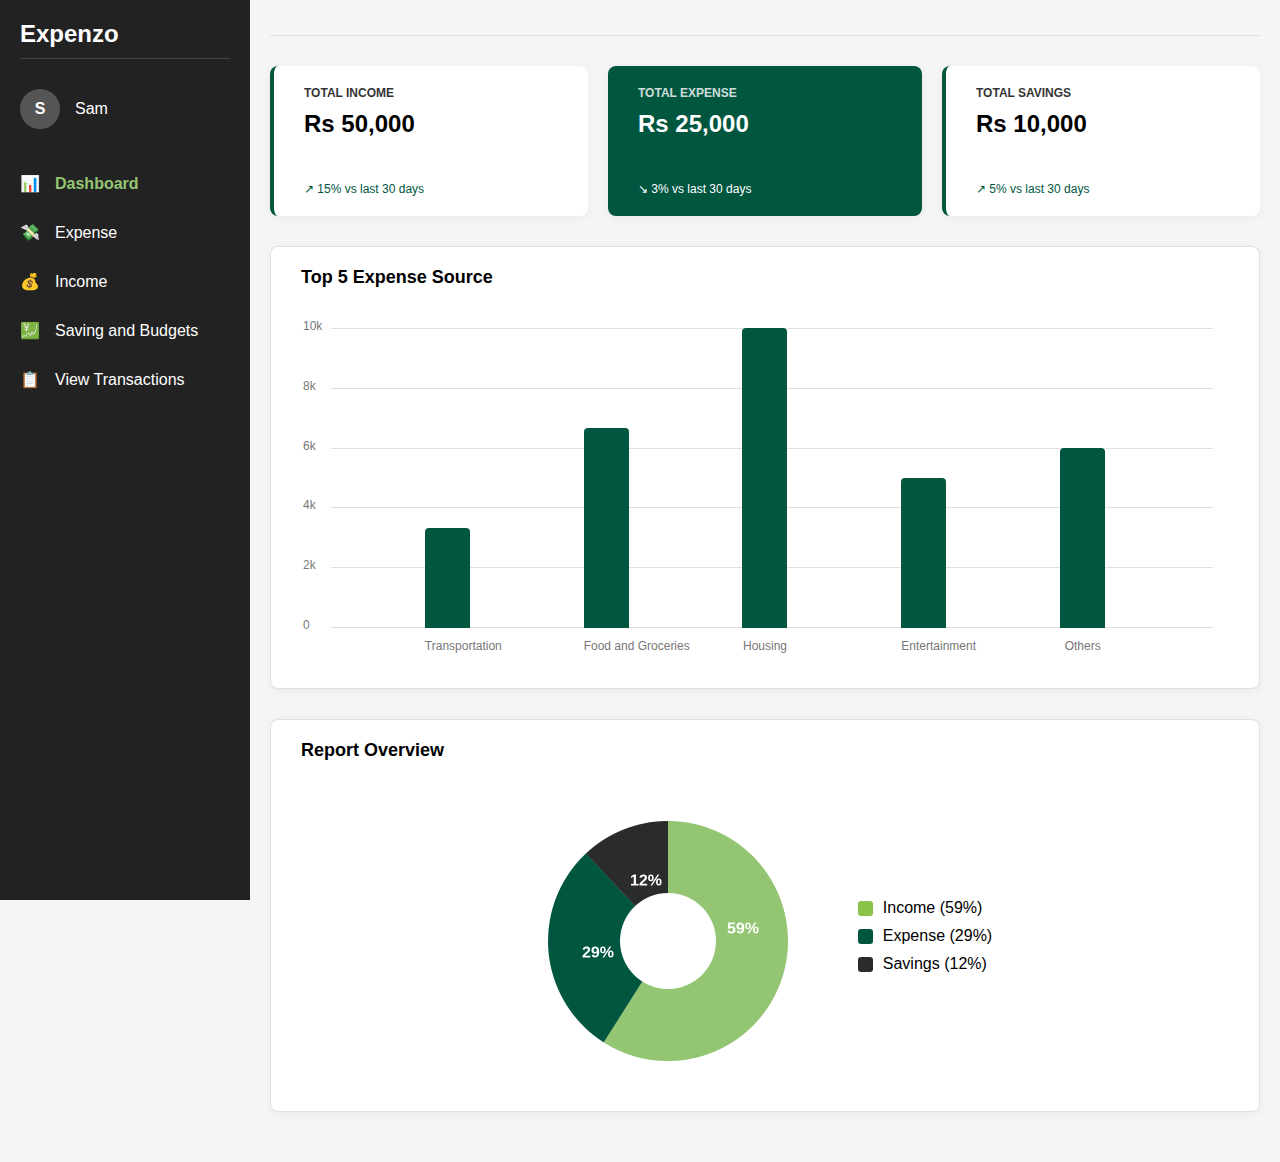
<file: TotalExpense.html>
<!DOCTYPE html>
<html lang="en">

<head>
    <meta charset="UTF-8">
    <meta name="viewport" content="width=device-width, initial-scale=1.0">
    <title>Expenzo - Expense Tracker</title>
    <style>
        /* CSS Variables for consistent styling */
        :root {
            /* Colors */
            --primary-color: #00563F;
            --primary-light: #93C572;
            --secondary-color: #2A2C2C;
            --dark-bg: #222;
            --light-bg: #f5f5f5;
            --white: #ffffff;
            --border-light: #e0e0e0;
            --text-dark: #333;
            --text-light: #777;
            --stats-up: #00563F;
            --stats-down: #FFFFFF;

            /* Spacing */
            --space-xs: 5px;
            --space-sm: 10px;
            --space-md: 15px;
            --space-lg: 20px;
            --space-xl: 30px;

            /* Elements */
            --card-radius: 8px;
            --sidebar-width: 250px;
            --avatar-size: 40px;
        }

        /* Reset and base styles */
        * {
            margin: 0;
            padding: 0;
            box-sizing: border-box;
            font-family: 'Segoe UI', Tahoma, Geneva, Verdana, sans-serif;
        }

        body {
            display: flex;
            background-color: var(--light-bg);
            min-height: 100vh;
            overflow-x: hidden;
        }

        /* Sidebar styles - keeping black navigation */
        .sidebar {
            width: var(--sidebar-width);
            background-color: var(--dark-bg);
            color: var(--white);
            height: 100vh;
            padding: var(--space-lg);
            position: fixed;
            left: 0;
            top: 0;
            z-index: 10;
            transition: transform 0.3s ease;
        }

        .logo {
            font-size: 24px;
            font-weight: bold;
            margin-bottom: var(--space-xl);
            padding-bottom: var(--space-sm);
            border-bottom: 1px solid #444;
        }

        .user-profile {
            display: flex;
            align-items: center;
            margin-bottom: var(--space-xl);
        }

        .avatar {
            width: var(--avatar-size);
            height: var(--avatar-size);
            border-radius: 50%;
            background-color: #555;
            margin-right: var(--space-md);
            overflow: hidden;
            display: flex;
            align-items: center;
            justify-content: center;
            color: var(--white);
            font-weight: bold;
        }

        .nav-menu {
            list-style: none;
        }

        .nav-item {
            display: flex;
            align-items: center;
            padding: var(--space-md) 0;
            cursor: pointer;
            transition: all 0.3s;
        }

        .nav-item:hover {
            color: var(--primary-light);
        }

        .nav-item.active {
            color: var(--primary-light);
            font-weight: bold;
        }

        .nav-icon {
            margin-right: var(--space-md);
            width: 20px;
            text-align: center;
        }

        /* Main content styles - optimized for 1440x1024 and responsive */
        .main-content {
            flex: 1;
            padding: var(--space-lg) var(--space-xl);
            margin-left: var(--sidebar-width);
            max-width: calc(1440px - var(--sidebar-width));
            width: 100%;
        }

        .header {
            margin-bottom: var(--space-xl);
            border-bottom: 1px solid var(--border-light);
            padding-bottom: var(--space-md);
        }

        /* Cards styles */
        .cards-container {
            display: flex;
            gap: var(--space-lg);
            margin-bottom: var(--space-xl);
        }

        .card {
            flex: 1;
            background-color: var(--white);
            border-radius: var(--card-radius);
            padding: var(--space-lg) var(--space-xl);
            box-shadow: 0 2px 10px rgba(0, 0, 0, 0.05);
            min-height: 150px;
            display: flex;
            flex-direction: column;
            justify-content: space-between;
        }

        .card:hover {
            transform: translateY(-3px);
            box-shadow: 0 5px 15px rgba(0, 0, 0, 0.1);
        }

        .card-income {
            border-left: 4px solid var(--primary-color);
        }

        .card-expense {
            background-color: var(--primary-color);
            color: var(--white);
        }

        .card-savings {
            border-left: 4px solid var(--primary-color);
        }

        .card-title {
            font-size: 12px;
            text-transform: uppercase;
            font-weight: 600;
            margin-bottom: var(--space-sm);
            color: inherit;
            opacity: 0.8;
        }

        .card-amount {
            font-size: 24px;
            font-weight: bold;
            margin-bottom: var(--space-md);
        }

        .card-stats {
            display: flex;
            align-items: center;
            font-size: 12px;
            margin-top: auto;
        }

        .stats-up {
            color: var(--stats-up);
        }

        .stats-down {
            color: var(--stats-down);
        }

        /* Chart container styles */
        .chart-container {
            background-color: var(--white);
            border-radius: var(--card-radius);
            padding: var(--space-lg) var(--space-xl);
            margin-bottom: var(--space-xl);
            box-shadow: 0 2px 10px rgba(0, 0, 0, 0.05);
            border: 1px solid var(--border-light);
            max-width: 100%;



        }

        .chart-container:hover {
            transform: translateY(-3px);
            box-shadow: 0 5px 15px rgba(0, 0, 0, 0.1);
        }

        .chart-title {
            font-size: 18px;
            font-weight: 600;
            margin-bottom: var(--space-xl);
        }

        /* Bar chart styles */
        .bar-chart-container {
            position: relative;
            height: 350px;
            margin-top: var(--space-lg);
            padding-bottom: var(--space-xl);
            padding-top: 10px;

        }

        .bar-chart-grid {
            position: absolute;
            width: 100%;
            height: 300px;
            display: flex;
            flex-direction: column;
            justify-content: space-between;
            left: 30px;
            z-index: 1;

        }

        .grid-line {
            width: 95%;
            height: 1px;
            background-color: var(--border-light);
            position: relative;
        }


        .grid-line-label {
            position: absolute;
            left: -28px;
            /* Move it slightly inside */
            top: -9px;
            font-size: 12px;
            color: var(--text-light);
        }



        .bar-chart {
            position: relative;
            display: flex;
            height: 300px;
            align-items: flex-end;
            justify-content: space-evenly;
            padding: 0 var(--space-sm);
            z-index: 2;
        }

        .bar {
            width: 50px;
            background-color: var(--primary-color);
            border-radius: 4px 4px 0 0;
            position: relative;
            transition: height 0.3s ease;
        }

        .bar:hover {
            opacity: 0.9;
        }

        .bar-label {
            position: absolute;
            bottom: -25px;
            left: 0;
            right: 0;
            text-align: center;
            font-size: 12px;
            color: var(--text-light);
            white-space: nowrap;
        }

        /* Pie chart styles */
        .pie-chart-container {
            display: flex;
            margin-top: var(--space-lg);
            align-items: center;
            justify-content: center;
            gap: var(--space-lg);
            flex-wrap: wrap;
            height: 300px;
            /* Increased height */
            width: 100%;
        }

        .pie-chart {
            width: 360px;
            height: 360px;
            position: relative;

        }

        .legend {
            padding: var(--space-lg);
            display: flex;
            flex-direction: column;
            justify-content: center;
            min-width: 150px;
        }

        .legend-item {
            display: flex;
            align-items: center;
            margin-bottom: var(--space-sm);
        }

        .legend-color {
            width: 15px;
            height: 15px;
            border-radius: 3px;
            margin-right: var(--space-sm);
        }

        .green-color {
            background-color: #8BC34A;
        }

        .dark-green-color {
            background-color: var(--primary-color);
        }

        .blue-color {
            background-color: var(--secondary-color);
        }

        /* Hamburger menu */
        .menu-toggle {
            display: none;
            position: fixed;
            top: var(--space-sm);
            left: var(--space-sm);
            z-index: 20;
            background-color: var(--primary-color);
            color: var(--white);
            border: none;
            border-radius: 4px;
            width: 40px;
            height: 40px;
            font-size: 20px;
            cursor: pointer;
        }

        /* Specific optimizations for 1440x1024 and similar screens */
        @media (min-width: 1440px) {
            .main-content {
                padding: var(--space-xl) var(--space-xl) var(--space-xl) calc(var(--space-xl) * 1.5);
                margin: 0 auto 0 var(--sidebar-width);
            }

            .cards-container {
                gap: var(--space-xl);
            }

            .card {
                padding: var(--space-xl);
                min-height: 180px;
            }

            .chart-container {
                padding: var(--space-xl);
            }

            .bar {
                width: 60px;
            }
        }

        /* Responsive styles */
        @media (max-width: 1280px) {
            .main-content {
                padding: var(--space-lg);
            }

            .bar {
                width: 45px;
            }
        }

        @media (max-width: 992px) {
            .menu-toggle {
                display: block;
            }

            .sidebar {
                transform: translateX(-100%);
            }

            .sidebar.active {
                transform: translateX(0);
            }

            .main-content {
                margin-left: 0;
                padding: var(--space-lg);
                padding-top: 60px;
                max-width: 100%;
            }

            .cards-container {
                flex-direction: column;
                gap: var(--space-md);
            }

            .card {
                width: 100%;
                min-height: 120px;
                margin-bottom: var(--space-sm);
            }
        }

        @media (max-width: 768px) {
            .pie-chart-container {
                flex-direction: column;
            }

            .bar {
                width: 40px;
            }

            .chart-container {
                padding: var(--space-md);
            }

            .bar-chart {
                justify-content: space-between;
            }
        }
    </style>
</head>

<body>
    <button class="menu-toggle" id="menuToggle">☰</button>

    <div class="sidebar" id="sidebar">
        <div class="logo">Expenzo</div>
        <div class="user-profile">
            <div class="avatar">S</div>
            <div class="user-name">Sam</div>
        </div>
        <ul class="nav-menu">
            <li class="nav-item active">
                <span class="nav-icon">📊</span>
                Dashboard
            </li>
            <li class="nav-item">
                <span class="nav-icon">💸</span>
                Expense
            </li>
            <li class="nav-item">
                <span class="nav-icon">💰</span>
                Income
            </li>
            <li class="nav-item">
                <span class="nav-icon">💹</span>
                Saving and Budgets
            </li>
            <li class="nav-item">
                <span class="nav-icon">📋</span>
                View Transactions
            </li>

        </ul>
    </div>

    <main class="main-content">
        <header class="header"></header>

        <div class="cards-container">

            <div class="card card-income" onclick="window.location.href='Total_Income.html'" style="cursor: pointer;">
                <div class="card-title">TOTAL INCOME</div>
                <div class="card-amount">Rs 50,000</div>
                <div class="card-stats">
                    <span class="stats-up">↗ 15% vs last 30 days</span>
                </div>
            </div>


            <div class="card card-expense">
                <div class="card-title">TOTAL EXPENSE</div>
                <div class="card-amount">Rs 25,000</div>
                <div class="card-stats">
                    <span class="stats-down">↘ 3% vs last 30 days</span>
                </div>
            </div>

            <div class="card card-savings" onclick="window.location.href='Total_Savings.html'" style="cursor: pointer;">
                <div class="card-title">TOTAL SAVINGS</div>
                <div class="card-amount">Rs 10,000</div>
                <div class="card-stats">
                    <span class="stats-up">↗ 5% vs last 30 days</span>
                </div>
            </div>
        </div>

        <section class="chart-container">
            <div class="chart-title">Top 5 Expense Source</div>
            <div class="bar-chart-container">

                <div class="bar-chart-grid">
                    <div class="grid-line"><span class="grid-line-label">10k</span></div>
                    <div class="grid-line"><span class="grid-line-label">8k</span></div>
                    <div class="grid-line"><span class="grid-line-label">6k</span></div>
                    <div class="grid-line"><span class="grid-line-label">4k</span></div>
                    <div class="grid-line"><span class="grid-line-label">2k</span></div>
                    <div class="grid-line"><span class="grid-line-label">0</span></div>
                </div>

                <div class="bar-chart">
                    <div class="bar" style="height: 100px;">
                        <div class="bar-label">Transportation</div>
                    </div>
                    <div class="bar" style="height: 200px;">
                        <div class="bar-label">Food and Groceries</div>
                    </div>
                    <div class="bar" style="height: 300px;">
                        <div class="bar-label">Housing</div>
                    </div>
                    <div class="bar" style="height: 150px;">
                        <div class="bar-label">Entertainment</div>
                    </div>
                    <div class="bar" style="height: 180px;">
                        <div class="bar-label">Others</div>
                    </div>
                </div>
            </div>
        </section>

        <section class="chart-container">
            <div class="chart-title">Report Overview</div>
            <div class="pie-chart-container">
                <canvas id="pieChart" class="pie-chart"></canvas>
                <div class="legend">
                    <div class="legend-item">
                        <div class="legend-color green-color"></div>
                        <div>Income (59%)</div>
                    </div>
                    <div class="legend-item">
                        <div class="legend-color dark-green-color"></div>
                        <div>Expense (29%)</div>
                    </div>
                    <div class="legend-item">
                        <div class="legend-color blue-color"></div>
                        <div>Savings (12%)</div>
                    </div>
                </div>
            </div>
        </section>
    </main>

    <script>
        // Menu toggle functionality
        document.addEventListener('DOMContentLoaded', function () {
            const menuToggle = document.getElementById('menuToggle');
            const sidebar = document.getElementById('sidebar');

            // Handle menu toggle for mobile
            menuToggle.addEventListener('click', function () {
                sidebar.classList.toggle('active');
            });

            // Close sidebar when clicking outside on mobile
            document.addEventListener('click', function (event) {
                if (window.innerWidth <= 992 &&
                    !sidebar.contains(event.target) &&
                    !menuToggle.contains(event.target) &&
                    sidebar.classList.contains('active')) {
                    sidebar.classList.remove('active');
                }
            });

            // Navigation functionality
            document.querySelectorAll('.nav-item').forEach(item => {
                item.addEventListener('click', function () {
                    document.querySelectorAll('.nav-item').forEach(navItem => {
                        navItem.classList.remove('active');
                    });
                    this.classList.add('active');

                    // Close sidebar on mobile after navigation
                    if (window.innerWidth <= 992) {
                        sidebar.classList.remove('active');
                    }
                });
            });

            // Draw pie chart
            drawPieChart();

            // Handle window resize events for responsive adjustments
            window.addEventListener('resize', function () {
                drawPieChart();
            });
        });

        // Function to draw pie chart
        function drawPieChart() {
            const canvas = document.getElementById('pieChart');
            const ctx = canvas.getContext('2d');

            // Set canvas dimensions with higher resolution for sharper rendering
            canvas.width = 600;
            canvas.height = 600;
            canvas.style.width = '300px';
            canvas.style.height = '300px';
            ctx.scale(2, 2);

            // Data for pie chart
            const data = [
                { value: 59, color: '#93C572' }, // Income - Light green
                { value: 29, color: '#00563F' }, // Expense - Dark green
                { value: 12, color: '#2A2C2C' }  // Savings - Blue
            ];

            // Draw pie chart
            let total = data.reduce((sum, item) => sum + item.value, 0);
            let startAngle = -0.5 * Math.PI; // Start from top

            const centerX = 150;
            const centerY = 150;
            const radius = 120;

            // Clear canvas first
            ctx.clearRect(0, 0, canvas.width, canvas.height);

            // Draw pie slices
            data.forEach(item => {
                const sliceAngle = (item.value / total) * 2 * Math.PI;
                const endAngle = startAngle + sliceAngle;

                ctx.beginPath();
                ctx.moveTo(centerX, centerY);
                ctx.arc(centerX, centerY, radius, startAngle, endAngle);
                ctx.closePath();

                ctx.fillStyle = item.color;
                ctx.fill();

                startAngle = endAngle;
            });

            // Draw center circle (white)
            ctx.beginPath();
            ctx.arc(centerX, centerY, radius * 0.4, 0, 2 * Math.PI);
            ctx.fillStyle = 'white';
            ctx.fill();

            // Add percentage labels on the pie
            ctx.font = 'bold 16px Arial';
            ctx.textAlign = 'center';
            ctx.textBaseline = 'middle';

            // Income label (59%)
            ctx.fillStyle = 'white';
            ctx.fillText('59%', centerX + 75, centerY - 12);

            // Expense label (29%)
            ctx.fillStyle = 'white';
            ctx.fillText('29%', centerX - 70, centerY + 12);

            // Savings label (12%)
            ctx.fillStyle = 'white';
            ctx.fillText('12%', centerX - 22, centerY - 60);
        }
    </script>
</body>

</html>
</file>
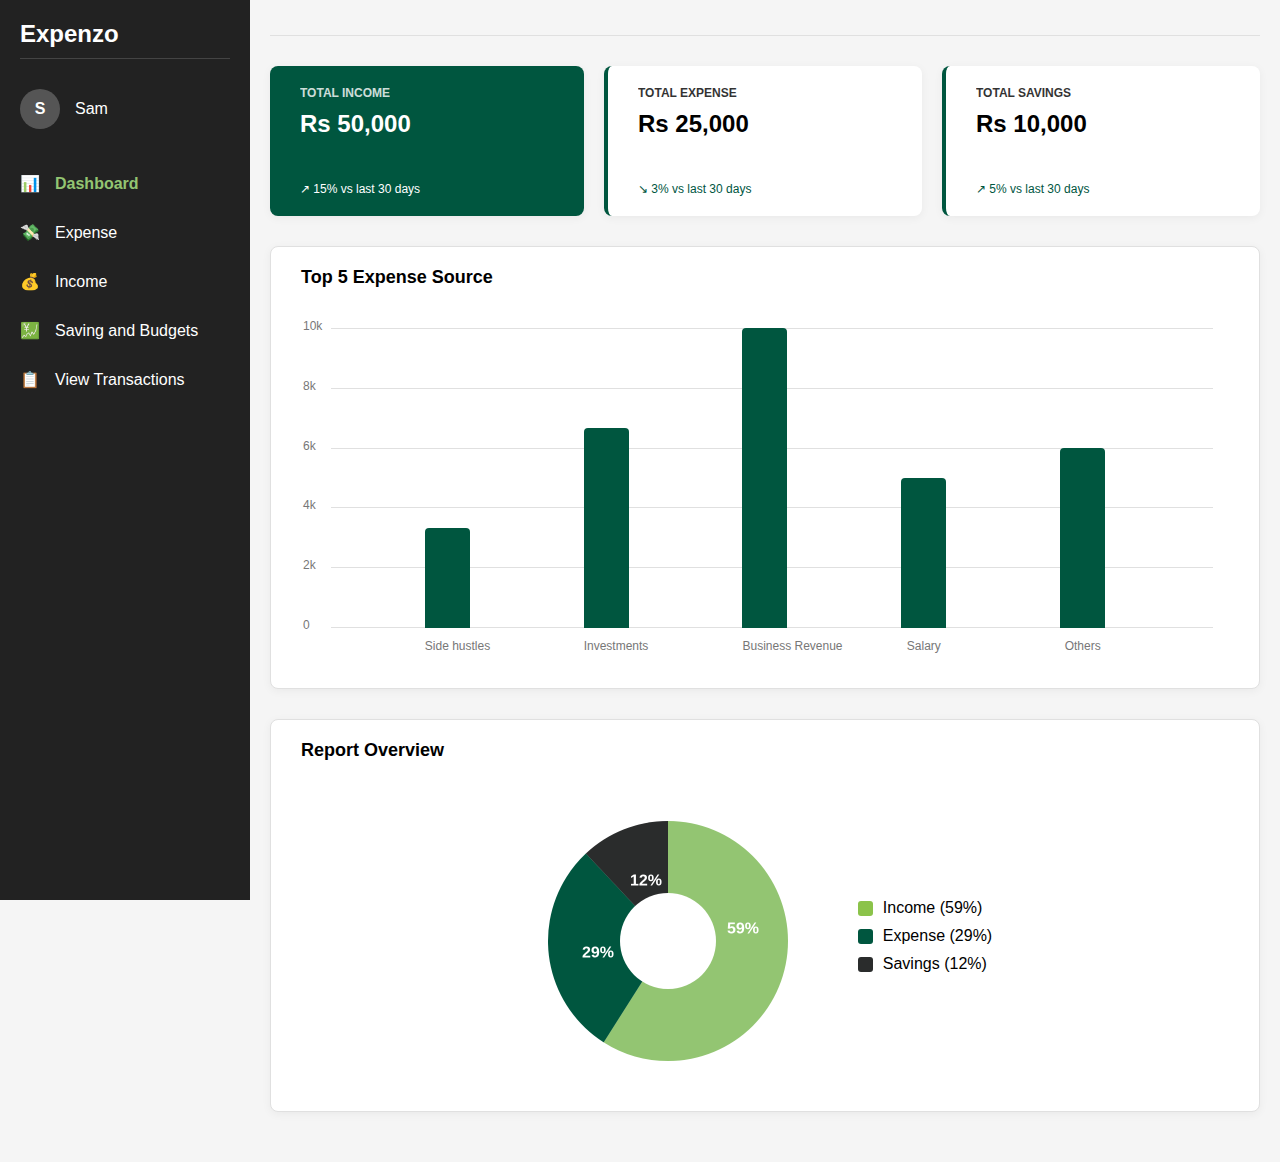
<file: TotalIncome.html>
<!DOCTYPE html>
<html lang="en">

<head>
    <meta charset="UTF-8">
    <meta name="viewport" content="width=device-width, initial-scale=1.0">
    <title>Expenzo - Expense Tracker</title>
    <style>
        /* CSS Variables for consistent styling */
        :root {
            /* Colors */
            --primary-color: #00563F;
            --primary-light: #93C572;
            --secondary-color: #2A2C2C;
            --dark-bg: #222;
            --light-bg: #f5f5f5;
            --white: #ffffff;
            --border-light: #e0e0e0;
            --text-dark: #333;
            --text-light: #777;
            --stats-up: #00563F;
            --stats-down: #FFFFFF;

            /* Spacing */
            --space-xs: 5px;
            --space-sm: 10px;
            --space-md: 15px;
            --space-lg: 20px;
            --space-xl: 30px;

            /* Elements */
            --card-radius: 8px;
            --sidebar-width: 250px;
            --avatar-size: 40px;
        }

        /* Reset and base styles */
        * {
            margin: 0;
            padding: 0;
            box-sizing: border-box;
            font-family: 'Segoe UI', Tahoma, Geneva, Verdana, sans-serif;
        }

        body {
            display: flex;
            background-color: var(--light-bg);
            min-height: 100vh;
            overflow-x: hidden;
        }

        /* Sidebar styles - keeping black navigation */
        .sidebar {
            width: var(--sidebar-width);
            background-color: var(--dark-bg);
            color: var(--white);
            height: 100vh;
            padding: var(--space-lg);
            position: fixed;
            left: 0;
            top: 0;
            z-index: 10;
            transition: transform 0.3s ease;
        }

        .logo {
            font-size: 24px;
            font-weight: bold;
            margin-bottom: var(--space-xl);
            padding-bottom: var(--space-sm);
            border-bottom: 1px solid #444;
        }

        .user-profile {
            display: flex;
            align-items: center;
            margin-bottom: var(--space-xl);
        }

        .avatar {
            width: var(--avatar-size);
            height: var(--avatar-size);
            border-radius: 50%;
            background-color: #555;
            margin-right: var(--space-md);
            overflow: hidden;
            display: flex;
            align-items: center;
            justify-content: center;
            color: var(--white);
            font-weight: bold;
        }

        .nav-menu {
            list-style: none;
        }

        .nav-item {
            display: flex;
            align-items: center;
            padding: var(--space-md) 0;
            cursor: pointer;
            transition: all 0.3s;
        }

        .nav-item:hover {
            color: var(--primary-light);
        }

        .nav-item.active {
            color: var(--primary-light);
            font-weight: bold;
        }

        .nav-icon {
            margin-right: var(--space-md);
            width: 20px;
            text-align: center;
        }

        /* Main content styles - optimized for 1440x1024 and responsive */
        .main-content {
            flex: 1;
            padding: var(--space-lg) var(--space-xl);
            margin-left: var(--sidebar-width);
            max-width: calc(1440px - var(--sidebar-width));
            width: 100%;
        }

        .header {
            margin-bottom: var(--space-xl);
            border-bottom: 1px solid var(--border-light);
            padding-bottom: var(--space-md);
        }

        /* Cards styles */
        .cards-container {
            display: flex;
            gap: var(--space-lg);
            margin-bottom: var(--space-xl);
        }

        .card {
            flex: 1;
            background-color: var(--white);
            border-radius: var(--card-radius);
            padding: var(--space-lg) var(--space-xl);
            box-shadow: 0 2px 10px rgba(0, 0, 0, 0.05);
            min-height: 150px;
            display: flex;
            flex-direction: column;
            justify-content: space-between;
        }

        .card:hover {
            transform: translateY(-3px);
            box-shadow: 0 5px 15px rgba(0, 0, 0, 0.1);
        }

        .card-income {
            background-color: var(--primary-color);
            color: var(--white);

        }

        .card-expense {
            border-left: 4px solid var(--primary-color);
        }

        .card-savings {
            border-left: 4px solid var(--primary-color);
        }

        .card-title {
            font-size: 12px;
            text-transform: uppercase;
            font-weight: 600;
            margin-bottom: var(--space-sm);
            color: inherit;
            opacity: 0.8;
        }

        .card-amount {
            font-size: 24px;
            font-weight: bold;
            margin-bottom: var(--space-md);
        }

        .card-stats {
            display: flex;
            align-items: center;
            font-size: 12px;
            margin-top: auto;
        }

        .stats-up {
            color: var(--stats-down);
        }

        .stats-down {
            color: var(--stats-up);
        }

        /* Chart container styles */
        .chart-container {
            background-color: var(--white);
            border-radius: var(--card-radius);
            padding: var(--space-lg) var(--space-xl);
            margin-bottom: var(--space-xl);
            box-shadow: 0 2px 10px rgba(0, 0, 0, 0.05);
            border: 1px solid var(--border-light);
            max-width: 100%;
        }

        .chart-container:hover {
            transform: translateY(-3px);
            box-shadow: 0 5px 15px rgba(0, 0, 0, 0.1);
        }

        .chart-title {
            font-size: 18px;
            font-weight: 600;
            margin-bottom: var(--space-xl);
        }

        /* Bar chart styles */
        .bar-chart-container {
            position: relative;
            height: 350px;
            margin-top: var(--space-lg);
            padding-bottom: var(--space-xl);
            padding-top: 10px;
        }

        .bar-chart-grid {
            position: absolute;
            width: 100%;
            height: 300px;
            display: flex;
            flex-direction: column;
            justify-content: space-between;
            left: 30px;
            z-index: 1;

        }

        .grid-line {
            width: 95%;
            height: 1px;
            background-color: var(--border-light);
            position: relative;
        }


        .grid-line-label {
            position: absolute;
            left: -28px;
            /* Move it slightly inside */
            top: -9px;
            font-size: 12px;
            color: var(--text-light);
        }



        .bar-chart {
            position: relative;
            display: flex;
            height: 300px;
            align-items: flex-end;
            justify-content: space-evenly;
            padding: 0 var(--space-sm);
            z-index: 2;
        }

        .bar {
            width: 50px;
            background-color: var(--primary-color);
            border-radius: 4px 4px 0 0;
            position: relative;
            transition: height 0.3s ease;
        }

        .bar:hover {
            opacity: 0.9;
        }

        .bar-label {
            position: absolute;
            bottom: -25px;
            left: 0;
            right: 0;
            text-align: center;
            font-size: 12px;
            color: var(--text-light);
            white-space: nowrap;
        }

        /* Pie chart styles */
        .pie-chart-container {
            display: flex;
            margin-top: var(--space-lg);
            align-items: center;
            justify-content: center;
            gap: var(--space-lg);
            flex-wrap: wrap;
            height: 300px;
            /* Increased height */
            width: 100%;
        }

        .pie-chart {
            width: 360px;
            height: 360px;
            position: relative;
        }

        .legend {
            padding: var(--space-lg);
            display: flex;
            flex-direction: column;
            justify-content: center;
            min-width: 150px;
        }

        .legend-item {
            display: flex;
            align-items: center;
            margin-bottom: var(--space-sm);
        }

        .legend-color {
            width: 15px;
            height: 15px;
            border-radius: 3px;
            margin-right: var(--space-sm);
        }

        .green-color {
            background-color: #8BC34A;
        }

        .dark-green-color {
            background-color: var(--primary-color);
        }

        .blue-color {
            background-color: var(--secondary-color);
        }

        /* Hamburger menu */
        .menu-toggle {
            display: none;
            position: fixed;
            top: var(--space-sm);
            left: var(--space-sm);
            z-index: 20;
            background-color: var(--primary-color);
            color: var(--white);
            border: none;
            border-radius: 4px;
            width: 40px;
            height: 40px;
            font-size: 20px;
            cursor: pointer;
        }

        /* Specific optimizations for 1440x1024 and similar screens */
        @media (min-width: 1440px) {
            .main-content {
                padding: var(--space-xl) var(--space-xl) var(--space-xl) calc(var(--space-xl) * 1.5);
                margin: 0 auto 0 var(--sidebar-width);
            }

            .cards-container {
                gap: var(--space-xl);
            }

            .card {
                padding: var(--space-xl);
                min-height: 180px;
            }

            .chart-container {
                padding: var(--space-xl);
            }

            .bar {
                width: 60px;
            }
        }

        /* Responsive styles */
        @media (max-width: 1280px) {
            .main-content {
                padding: var(--space-lg);
            }

            .bar {
                width: 45px;
            }
        }

        @media (max-width: 992px) {
            .menu-toggle {
                display: block;
            }

            .sidebar {
                transform: translateX(-100%);
            }

            .sidebar.active {
                transform: translateX(0);
            }

            .main-content {
                margin-left: 0;
                padding: var(--space-lg);
                padding-top: 60px;
                max-width: 100%;
            }

            .cards-container {
                flex-direction: column;
                gap: var(--space-md);
            }

            .card {
                width: 100%;
                min-height: 120px;
                margin-bottom: var(--space-sm);
            }
        }

        @media (max-width: 768px) {
            .pie-chart-container {
                flex-direction: column;
            }

            .bar {
                width: 40px;
            }

            .chart-container {
                padding: var(--space-md);
            }

            .bar-chart {
                justify-content: space-between;
            }
        }
    </style>
</head>

<body>
    <button class="menu-toggle" id="menuToggle">☰</button>

    <div class="sidebar" id="sidebar">
        <div class="logo">Expenzo</div>
        <div class="user-profile">
            <div class="avatar">S</div>
            <div class="user-name">Sam</div>
        </div>
        <ul class="nav-menu">
            <li class="nav-item active">
                <span class="nav-icon">📊</span>
                Dashboard
            </li>
            <li class="nav-item">
                <span class="nav-icon">💸</span>
                Expense
            </li>
            <li class="nav-item">
                <span class="nav-icon">💰</span>
                Income
            </li>
            <li class="nav-item">
                <span class="nav-icon">💹</span>
                Saving and Budgets
            </li>
            <li class="nav-item">
                <span class="nav-icon">📋</span>
                View Transactions
            </li>
        </ul>
    </div>

    <main class="main-content">
        <header class="header"></header>

        <div class="cards-container">
            <div class="card card-income">
                <div class="card-title">TOTAL INCOME</div>
                <div class="card-amount">Rs 50,000</div>
                <div class="card-stats">
                    <span class="stats-up">↗ 15% vs last 30 days</span>
                </div>
            </div>

            <div class="card card-expense" onclick="window.location.href='Total_Expense.html'" style="cursor: pointer;">
                <div class="card-title">TOTAL EXPENSE</div>
                <div class="card-amount">Rs 25,000</div>
                <div class="card-stats">
                    <span class="stats-down">↘ 3% vs last 30 days</span>
                </div>
            </div>

            <div class="card card-savings" onclick="window.location.href='Total_Savings.html'" style="cursor: pointer;">
                <div class="card-title">TOTAL SAVINGS</div>
                <div class="card-amount">Rs 10,000</div>
                <div class="card-stats">
                    <span class="stats-down">↗ 5% vs last 30 days</span>
                </div>
            </div>
        </div>

        <section class="chart-container">
            <div class="chart-title">Top 5 Expense Source</div>
            <div class="bar-chart-container">
                <div class="bar-chart-grid">
                    <div class="grid-line"><span class="grid-line-label">10k</span></div>
                    <div class="grid-line"><span class="grid-line-label">8k</span></div>
                    <div class="grid-line"><span class="grid-line-label">6k</span></div>
                    <div class="grid-line"><span class="grid-line-label">4k</span></div>
                    <div class="grid-line"><span class="grid-line-label">2k</span></div>
                    <div class="grid-line"><span class="grid-line-label">0</span></div>
                </div>
                <div class="bar-chart">
                    <div class="bar" style="height: 100px;">
                        <div class="bar-label">Side hustles</div>
                    </div>
                    <div class="bar" style="height: 200px;">
                        <div class="bar-label">Investments</div>
                    </div>
                    <div class="bar" style="height: 300px;">
                        <div class="bar-label">Business Revenue</div>
                    </div>
                    <div class="bar" style="height: 150px;">
                        <div class="bar-label">Salary</div>
                    </div>
                    <div class="bar" style="height: 180px;">
                        <div class="bar-label">Others</div>
                    </div>
                </div>
            </div>
        </section>

        <section class="chart-container">
            <div class="chart-title">Report Overview</div>
            <div class="pie-chart-container">
                <canvas id="pieChart" class="pie-chart"></canvas>
                <div class="legend">
                    <div class="legend-item">
                        <div class="legend-color green-color"></div>
                        <div>Income (59%)</div>
                    </div>
                    <div class="legend-item">
                        <div class="legend-color dark-green-color"></div>
                        <div>Expense (29%)</div>
                    </div>
                    <div class="legend-item">
                        <div class="legend-color blue-color"></div>
                        <div>Savings (12%)</div>
                    </div>
                </div>
            </div>
        </section>
    </main>

    <script>
        // Menu toggle functionality
        document.addEventListener('DOMContentLoaded', function () {
            const menuToggle = document.getElementById('menuToggle');
            const sidebar = document.getElementById('sidebar');

            // Handle menu toggle for mobile
            menuToggle.addEventListener('click', function () {
                sidebar.classList.toggle('active');
            });

            // Close sidebar when clicking outside on mobile
            document.addEventListener('click', function (event) {
                if (window.innerWidth <= 992 &&
                    !sidebar.contains(event.target) &&
                    !menuToggle.contains(event.target) &&
                    sidebar.classList.contains('active')) {
                    sidebar.classList.remove('active');
                }
            });

            // Navigation functionality
            document.querySelectorAll('.nav-item').forEach(item => {
                item.addEventListener('click', function () {
                    document.querySelectorAll('.nav-item').forEach(navItem => {
                        navItem.classList.remove('active');
                    });
                    this.classList.add('active');

                    // Close sidebar on mobile after navigation
                    if (window.innerWidth <= 992) {
                        sidebar.classList.remove('active');
                    }
                });
            });

            // Draw pie chart
            drawPieChart();

            // Handle window resize events for responsive adjustments
            window.addEventListener('resize', function () {
                drawPieChart();
            });
        });

        // Function to draw pie chart
        function drawPieChart() {
            const canvas = document.getElementById('pieChart');
            const ctx = canvas.getContext('2d');

            // Set canvas dimensions with higher resolution for sharper rendering
            canvas.width = 600;
            canvas.height = 600;
            canvas.style.width = '300px';
            canvas.style.height = '300px';
            ctx.scale(2, 2);

            // Data for pie chart
            const data = [
                { value: 59, color: '#93C572' }, // Income - Light green
                { value: 29, color: '#00563F' }, // Expense - Dark green
                { value: 12, color: '#2A2C2C' }  // Savings - Blue
            ];


            // Draw pie chart
            let total = data.reduce((sum, item) => sum + item.value, 0);
            let startAngle = -0.5 * Math.PI; // Start from top

            const centerX = 150;
            const centerY = 150;
            const radius = 120;

            // Clear canvas first
            ctx.clearRect(0, 0, canvas.width, canvas.height);

            // Draw pie slices
            data.forEach(item => {
                const sliceAngle = (item.value / total) * 2 * Math.PI;
                const endAngle = startAngle + sliceAngle;

                ctx.beginPath();
                ctx.moveTo(centerX, centerY);
                ctx.arc(centerX, centerY, radius, startAngle, endAngle);
                ctx.closePath();

                ctx.fillStyle = item.color;
                ctx.fill();

                startAngle = endAngle;
            });

            // Draw center circle (white)
            ctx.beginPath();
            ctx.arc(centerX, centerY, radius * 0.4, 0, 2 * Math.PI);
            ctx.fillStyle = 'white';
            ctx.fill();

            // Add percentage labels on the pie
            ctx.font = 'bold 16px Arial';
            ctx.textAlign = 'center';
            ctx.textBaseline = 'middle';

            // Income label (59%)
            ctx.fillStyle = 'white';
            ctx.fillText('59%', centerX + 75, centerY - 12);

            // Expense label (29%)
            ctx.fillStyle = 'white';
            ctx.fillText('29%', centerX - 70, centerY + 12);

            // Savings label (12%)
            ctx.fillStyle = '#white';
            ctx.fillText('12%', centerX - 22, centerY - 60);
        }
    </script>
</body>

</html>
</file>
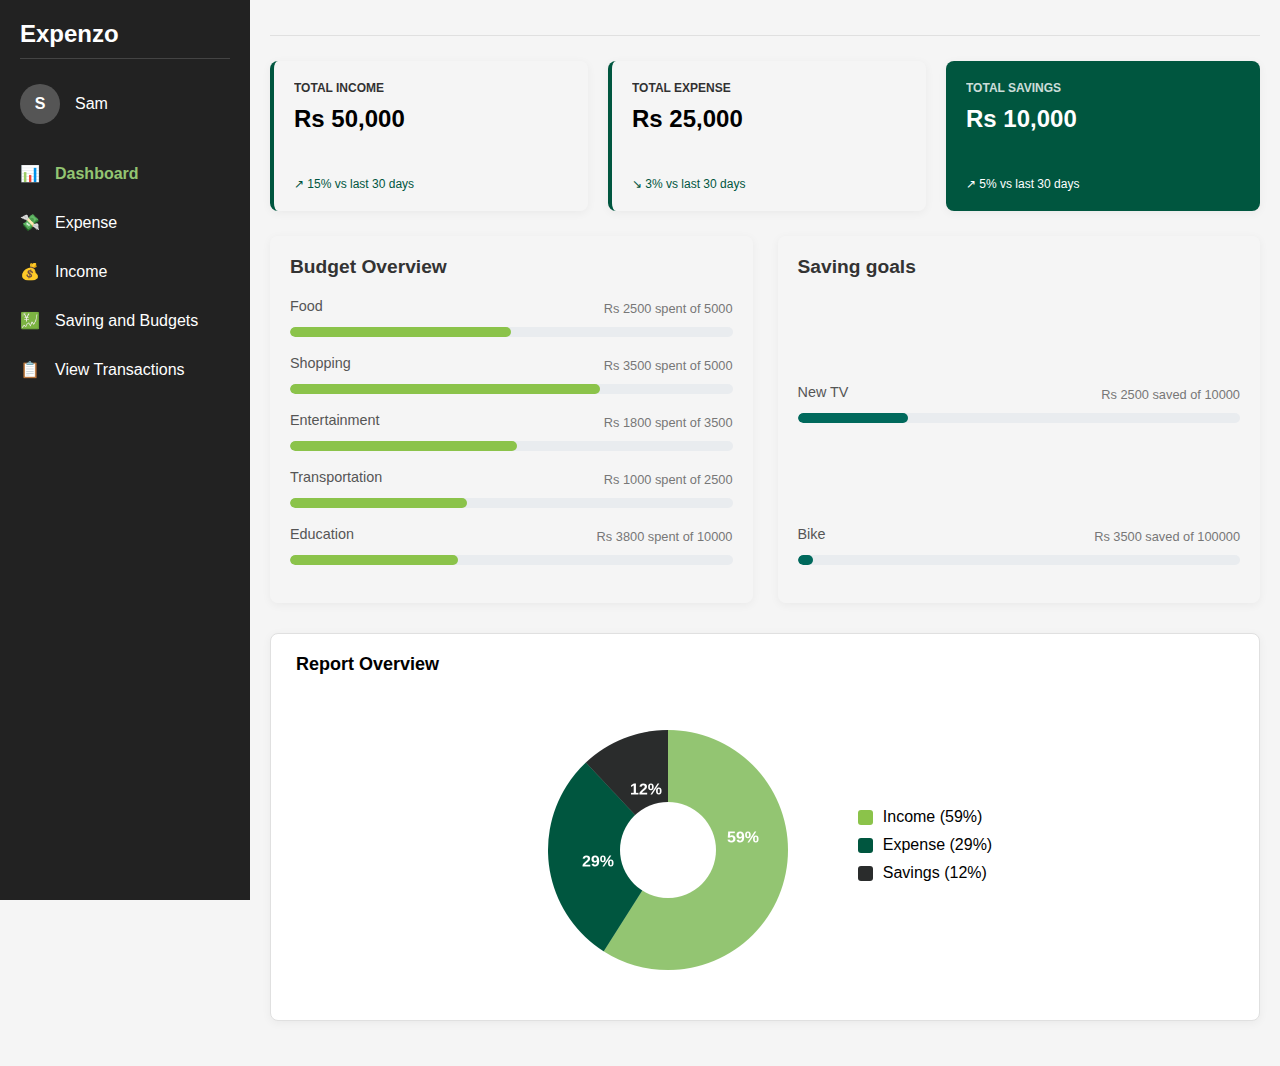
<file: TotalSavings.html>
<!DOCTYPE html>
<html lang="en">

<head>
    <meta charset="UTF-8">
    <meta name="viewport" content="width=device-width, initial-scale=1.0">
    <title>Expenzo - Expense Tracker</title>
    <style>
        /* CSS Variables for consistent styling */
        :root {
            /* Colors */
            --primary-color: #00563F;
            --primary-light: #93C572;
            --secondary-color: #2A2C2C;
            --dark-bg: #222;
            --light-bg: #f5f5f5;
            --white: #ffffff;
            --border-light: #e0e0e0;
            --text-dark: #333;
            --text-light: #777;
            --stats-up: #00563F;
            --stats-down: #FFFFFF;

            /* Spacing */
            --space-xs: 5px;
            --space-sm: 10px;
            --space-md: 15px;
            --space-lg: 20px;
            --space-xl: 30px;

            /* Elements */
            --card-radius: 8px;
            --sidebar-width: 250px;
            --avatar-size: 40px;
        }

        /* Reset and base styles */
        * {
            margin: 0;
            padding: 0;
            box-sizing: border-box;
            font-family: 'Segoe UI', Tahoma, Geneva, Verdana, sans-serif;
        }

        body {
            display: flex;
            background-color: var(--light-bg);
            min-height: 100vh;
            overflow-x: hidden;
        }

        /* Sidebar styles - keeping black navigation */
        .sidebar {
            width: var(--sidebar-width);
            background-color: var(--dark-bg);
            color: var(--white);
            height: 100vh;
            padding: var(--space-lg);
            position: fixed;
            left: 0;
            top: 0;
            z-index: 10;
            transition: transform 0.3s ease;
        }

        .logo {
            font-size: 24px;
            font-weight: bold;
            margin-bottom: var(--space-xl);
            padding-bottom: var(--space-sm);
            border-bottom: 1px solid #444;
        }

        .user-profile {
            display: flex;
            align-items: center;
            margin-bottom: var(--space-xl);
        }

        .avatar {
            width: var(--avatar-size);
            height: var(--avatar-size);
            border-radius: 50%;
            background-color: #555;
            margin-right: var(--space-md);
            overflow: hidden;
            display: flex;
            align-items: center;
            justify-content: center;
            color: var(--white);
            font-weight: bold;
        }

        .nav-menu {
            list-style: none;
        }

        .nav-item {
            display: flex;
            align-items: center;
            padding: var(--space-md) 0;
            cursor: pointer;
            transition: all 0.3s;
        }

        .nav-item:hover {
            color: var(--primary-light);
        }

        .nav-item.active {
            color: var(--primary-light);
            font-weight: bold;
        }

        .nav-icon {
            margin-right: var(--space-md);
            width: 20px;
            text-align: center;
        }

        /* Main content styles - optimized for 1440x1024 and responsive */
        .main-content {
            flex: 1;
            padding: var(--space-lg) var(--space-xl);
            margin-left: var(--sidebar-width);
            max-width: calc(1440px - var(--sidebar-width));
            width: 100%;
        }

        .header {
            margin-bottom: var(--space-xl);
            border-bottom: 1px solid var(--border-light);
            padding-bottom: var(--space-md);
        }

        /* Cards styles */
        .cards-container {
            display: flex;
            gap: var(--space-lg);
            margin-bottom: var(--space-xl);
        }

        .card {
            flex: 1;
            background-color: var(--white);
            border-radius: var(--card-radius);
            padding: var(--space-lg) var(--space-xl);
            box-shadow: 0 2px 10px rgba(0, 0, 0, 0.05);
            min-height: 150px;
            display: flex;
            flex-direction: column;
            justify-content: space-between;
        }

        .card:hover {
            transform: translateY(-3px);
            box-shadow: 0 5px 15px rgba(0, 0, 0, 0.1);
        }

        .card-income {
            border-left: 4px solid var(--primary-color);

        }

        .card-expense {
            border-left: 4px solid var(--primary-color);
        }

        .card-savings {
            background-color: #00563F !important;
            color: var(--white);
        }

        .card-title {
            font-size: 12px;
            text-transform: uppercase;
            font-weight: 600;
            margin-bottom: var(--space-sm);
            color: inherit;
            opacity: 0.8;
        }

        .card-amount {
            font-size: 24px;
            font-weight: bold;
            margin-bottom: var(--space-md);
        }

        .card-stats {
            display: flex;
            align-items: center;
            font-size: 12px;
            margin-top: auto;
        }

        .stats-up {
            color: var(--stats-up);
        }

        .stats-down {
            color: var(--stats-down);
        }

        /* Details Row (Budget & Savings) */
        .details-row {
            display: grid;
            grid-template-columns: repeat(auto-fit, minmax(300px, 1fr));
            gap: var(--space-xl);
            margin-bottom: var(--space-xxl);
        }

        .card h2 {
            /* Style for Budget/Savings Headers */
            font-size: 1.2em;
            font-weight: 600;
            margin-bottom: var(--space-lg);
            color: var(--text-dark);
        }

        /* Progress Bar Styles */
        .progress-item {
            margin-bottom: 18px;
        }

        .progress-info {
            display: flex;
            justify-content: space-between;
            align-items: center;
            margin-bottom: 8px;
        }

        .progress-info label {
            display: block;
            font-size: 0.9em;
            color: var(--text-medium);
            margin-bottom: 5px;
            text-transform: capitalize;
        }

        .progress-info span {
            font-size: 0.8em;
            color: var(--text-light);
        }

        .progress-bar-container {
            width: 100%;
            background-color: var(--progress-bar-bg);
            border-radius: 5px;
            height: 10px;
            overflow: hidden;
        }

        .progress-bar {
            height: 100%;
            background-color: var(--primary-light-green);
            /* Light Green for budget */
            border-radius: 5px;
            transition: width 0.5s ease-in-out;
        }

        .saving-goals .progress-bar {
            background-color: var(--primary-dark-green);
            /* Dark Green for savings */
        }

        /* Relevant CSS Variables */
        :root {
            --primary-dark-green: #00695c;
            --primary-light-green: #8bc34a;
            --text-dark: #333;
            --text-medium: #555;
            --text-light: #777;
            --progress-bar-bg: #e9ecef;
            --space-sm: 10px;
            --space-md: 15px;
            --space-lg: 20px;
            --space-xl: 25px;
            --space-xxl: 30px;

        }

        .card {
            background-color: var(--card-bg);
            border-radius: var(--card-radius);
            padding: var(--space-lg);
            box-shadow: 0 2px 10px rgba(0, 0, 0, 0.05);
            display: flex;
            flex-direction: column;
            transition: transform 0.2s ease, box-shadow 0.2s ease;
        }

        /* Responsive styles for these sections */
        @media (max-width: 992px) {
            .details-row {
                grid-template-columns: 1fr;
                /* Stack budget/savings */
                gap: var(--space-md);
            }
        }

        @media (max-width: 480px) {
            .progress-info label {
                font-size: 0.85em;
            }

            .progress-info span {
                font-size: 0.75em;
            }
        }

        /* Chart container styles */
        .chart-container {
            background-color: var(--white);
            border-radius: var(--card-radius);
            padding: var(--space-lg) var(--space-xl);
            margin-bottom: var(--space-xl);
            box-shadow: 0 2px 10px rgba(0, 0, 0, 0.05);
            border: 1px solid var(--border-light);
            max-width: 100%;
        }

        .chart-container:hover {
            transform: translateY(-3px);
            box-shadow: 0 5px 15px rgba(0, 0, 0, 0.1);
        }

        .chart-title {
            font-size: 18px;
            font-weight: 600;
            margin-bottom: var(--space-xl);
        }

        /* Pie chart styles */
        .pie-chart-container {
            display: flex;
            margin-top: var(--space-lg);
            align-items: center;
            justify-content: center;
            gap: var(--space-lg);
            flex-wrap: wrap;
            height: 300px;
            /* Increased height */
            width: 100%;
        }

        .pie-chart {
            width: 360px;
            height: 360px;
            position: relative;
        }

        .legend {
            padding: var(--space-lg);
            display: flex;
            flex-direction: column;
            justify-content: center;
            min-width: 150px;
        }

        .legend-item {
            display: flex;
            align-items: center;
            margin-bottom: var(--space-sm);
        }

        .legend-color {
            width: 15px;
            height: 15px;
            border-radius: 3px;
            margin-right: var(--space-sm);
        }

        .green-color {
            background-color: #8BC34A;
        }

        .dark-green-color {
            background-color: var(--primary-color);
        }

        .blue-color {
            background-color: var(--secondary-color);
        }

        /* Hamburger menu */
        .menu-toggle {
            display: none;
            position: fixed;
            top: var(--space-sm);
            left: var(--space-sm);
            z-index: 20;
            background-color: var(--primary-color);
            color: var(--white);
            border: none;
            border-radius: 4px;
            width: 40px;
            height: 40px;
            font-size: 20px;
            cursor: pointer;
        }

        /* Specific optimizations for 1440x1024 and similar screens */
        @media (min-width: 1440px) {
            .main-content {
                padding: var(--space-xl) var(--space-xl) var(--space-xl) calc(var(--space-xl) * 1.5);
                margin: 0 auto 0 var(--sidebar-width);
            }

            .cards-container {
                gap: var(--space-xl);
            }

            .card {
                padding: var(--space-xl);
                min-height: 180px;
            }

            .chart-container {
                padding: var(--space-xl);
            }
        }

        /* Responsive styles */
        @media (max-width: 1280px) {
            .main-content {
                padding: var(--space-lg);
            }
        }

        @media (max-width: 992px) {
            .menu-toggle {
                display: block;
            }

            .sidebar {
                transform: translateX(-100%);
            }

            .sidebar.active {
                transform: translateX(0);
            }

            .main-content {
                margin-left: 0;
                padding: var(--space-lg);
                padding-top: 60px;
                max-width: 100%;
            }

            .cards-container {
                flex-direction: column;
                gap: var(--space-md);
            }

            .card {
                width: 100%;
                min-height: 120px;
                margin-bottom: var(--space-sm);
            }
        }

        @media (max-width: 768px) {
            .pie-chart-container {
                flex-direction: column;
            }

            .chart-container {
                padding: var(--space-md);
            }
        }
    </style>
</head>

<body>
    <button class="menu-toggle" id="menuToggle">☰</button>

    <div class="sidebar" id="sidebar">
        <div class="logo">Expenzo</div>
        <div class="user-profile">
            <div class="avatar">S</div>
            <div class="user-name">Sam</div>
        </div>
        <ul class="nav-menu">
            <li class="nav-item active">
                <span class="nav-icon">📊</span>
                Dashboard
            </li>
            <li class="nav-item">
                <span class="nav-icon">💸</span>
                Expense
            </li>
            <li class="nav-item">
                <span class="nav-icon">💰</span>
                Income
            </li>
            <li class="nav-item">
                <span class="nav-icon">💹</span>
                Saving and Budgets
            </li>
            <li class="nav-item">
                <span class="nav-icon">📋</span>
                View Transactions
            </li>
        </ul>
    </div>

    <main class="main-content">
        <header class="header"></header>

        <div class="cards-container">
            <div class="card card-income" onclick="window.location.href='Total_Income.html'" style="cursor: pointer;">
                <div class="card-title">TOTAL INCOME</div>
                <div class="card-amount">Rs 50,000</div>
                <div class="card-stats">
                    <span class="stats-up">↗ 15% vs last 30 days</span>
                </div>
            </div>

            <div class="card card-expense" onclick="window.location.href='Total_Expense.html'" style="cursor: pointer;">
                <div class="card-title">TOTAL EXPENSE</div>
                <div class="card-amount">Rs 25,000</div>
                <div class="card-stats">
                    <span class="stats-up">↘ 3% vs last 30 days</span>
                </div>
            </div>

            <div class="card card-savings">
                <div class="card-title">TOTAL SAVINGS</div>
                <div class="card-amount">Rs 10,000</div>
                <div class="card-stats">
                    <span class="stats-down">↗ 5% vs last 30 days</span>
                </div>
            </div>
        </div>
        <!-- Middle Row: Budget & Savings Goals -->
        <section class="details-row">
            <div class="card budget-overview">
                <h2>Budget Overview</h2>
                <div class="progress-item">
                    <div class="progress-info">
                        <label>food</label>
                        <span>Rs 2500 spent of 5000</span>
                    </div>
                    <div class="progress-bar-container">
                        <div class="progress-bar" style="width: 50%;"></div>
                    </div>
                </div>
                <div class="progress-item">
                    <div class="progress-info">
                        <label>Shopping</label>
                        <span>Rs 3500 spent of 5000</span>
                    </div>
                    <div class="progress-bar-container">
                        <div class="progress-bar" style="width: 70%;"></div>
                    </div>
                </div>
                <div class="progress-item">
                    <div class="progress-info">
                        <label>Entertainment</label>
                        <span>Rs 1800 spent of 3500</span>
                    </div>
                    <div class="progress-bar-container">
                        <div class="progress-bar" style="width: 51.4%;"></div>
                    </div>
                </div>
                <div class="progress-item">
                    <div class="progress-info">
                        <label>Transportation</label>
                        <span>Rs 1000 spent of 2500</span>
                    </div>
                    <div class="progress-bar-container">
                        <div class="progress-bar" style="width: 40%;"></div>
                    </div>
                </div>
                <div class="progress-item">
                    <div class="progress-info">
                        <label>Education</label>
                        <span>Rs 3800 spent of 10000</span>
                    </div>
                    <div class="progress-bar-container">
                        <div class="progress-bar" style="width: 38%;"></div>
                    </div>
                </div>
            </div>

            <div class="card saving-goals">
                <h2>Saving goals</h2>
                <div class="progress-item">
                    <div class="progress-info">
                        <label>New TV</label>
                        <span>Rs 2500 saved of 10000</span>
                    </div>
                    <div class="progress-bar-container">
                        <div class="progress-bar" style="width: 25%;"></div>
                    </div>
                </div>
                <div class="progress-item">
                    <div class="progress-info">
                        <label>Bike</label>
                        <span>Rs 3500 saved of 100000</span>
                    </div>
                    <div class="progress-bar-container">
                        <div class="progress-bar" style="width: 3.5%;"></div>
                    </div>
                </div>
            </div>
        </section>
        <section class="chart-container">
            <div class="chart-title">Report Overview</div>
            <div class="pie-chart-container">
                <canvas id="pieChart" class="pie-chart"></canvas>
                <div class="legend">
                    <div class="legend-item">
                        <div class="legend-color green-color"></div>
                        <div>Income (59%)</div>
                    </div>
                    <div class="legend-item">
                        <div class="legend-color dark-green-color"></div>
                        <div>Expense (29%)</div>
                    </div>
                    <div class="legend-item">
                        <div class="legend-color blue-color"></div>
                        <div>Savings (12%)</div>
                    </div>
                </div>
            </div>
        </section>
    </main>

    <script>
        // Menu toggle functionality
        document.addEventListener('DOMContentLoaded', function () {
            const menuToggle = document.getElementById('menuToggle');
            const sidebar = document.getElementById('sidebar');

            // Handle menu toggle for mobile
            menuToggle.addEventListener('click', function () {
                sidebar.classList.toggle('active');
            });

            // Close sidebar when clicking outside on mobile
            document.addEventListener('click', function (event) {
                if (window.innerWidth <= 992 &&
                    !sidebar.contains(event.target) &&
                    !menuToggle.contains(event.target) &&
                    sidebar.classList.contains('active')) {
                    sidebar.classList.remove('active');
                }
            });

            // Navigation functionality
            document.querySelectorAll('.nav-item').forEach(item => {
                item.addEventListener('click', function () {
                    document.querySelectorAll('.nav-item').forEach(navItem => {
                        navItem.classList.remove('active');
                    });
                    this.classList.add('active');

                    // Close sidebar on mobile after navigation
                    if (window.innerWidth <= 992) {
                        sidebar.classList.remove('active');
                    }
                });
            });

            // Draw pie chart
            drawPieChart();

            // Handle window resize events for responsive adjustments
            window.addEventListener('resize', function () {
                drawPieChart();
            });
        });

        // Function to draw pie chart
        function drawPieChart() {
            const canvas = document.getElementById('pieChart');
            const ctx = canvas.getContext('2d');

            // Set canvas dimensions with higher resolution for sharper rendering
            canvas.width = 600;
            canvas.height = 600;
            canvas.style.width = '300px';
            canvas.style.height = '300px';
            ctx.scale(2, 2);

            // Data for pie chart
            const data = [
                { value: 59, color: '#93C572' }, // Income - Light green
                { value: 29, color: '#00563F' }, // Expense - Dark green
                { value: 12, color: '#2A2C2C' }  // Savings - Blue
            ];

            // Draw pie chart
            let total = data.reduce((sum, item) => sum + item.value, 0);
            let startAngle = -0.5 * Math.PI; // Start from top

            const centerX = 150;
            const centerY = 150;
            const radius = 120;

            // Clear canvas first
            ctx.clearRect(0, 0, canvas.width, canvas.height);

            // Draw pie slices
            data.forEach(item => {
                const sliceAngle = (item.value / total) * 2 * Math.PI;
                const endAngle = startAngle + sliceAngle;

                ctx.beginPath();
                ctx.moveTo(centerX, centerY);
                ctx.arc(centerX, centerY, radius, startAngle, endAngle);
                ctx.closePath();

                ctx.fillStyle = item.color;
                ctx.fill();

                startAngle = endAngle;
            });

            // Draw center circle (white)
            ctx.beginPath();
            ctx.arc(centerX, centerY, radius * 0.4, 0, 2 * Math.PI);
            ctx.fillStyle = 'white';
            ctx.fill();

            // Add percentage labels on the pie
            ctx.font = 'bold 16px Arial';
            ctx.textAlign = 'center';
            ctx.textBaseline = 'middle';

            // Income label (59%)
            ctx.fillStyle = 'white';
            ctx.fillText('59%', centerX + 75, centerY - 12);

            // Expense label (29%)
            ctx.fillStyle = 'white';
            ctx.fillText('29%', centerX - 70, centerY + 12);

            // Savings label (12%)
            ctx.fillStyle = 'white';
            ctx.fillText('12%', centerX - 22, centerY - 60);
        }
    </script>
</body>

</html>
</file>
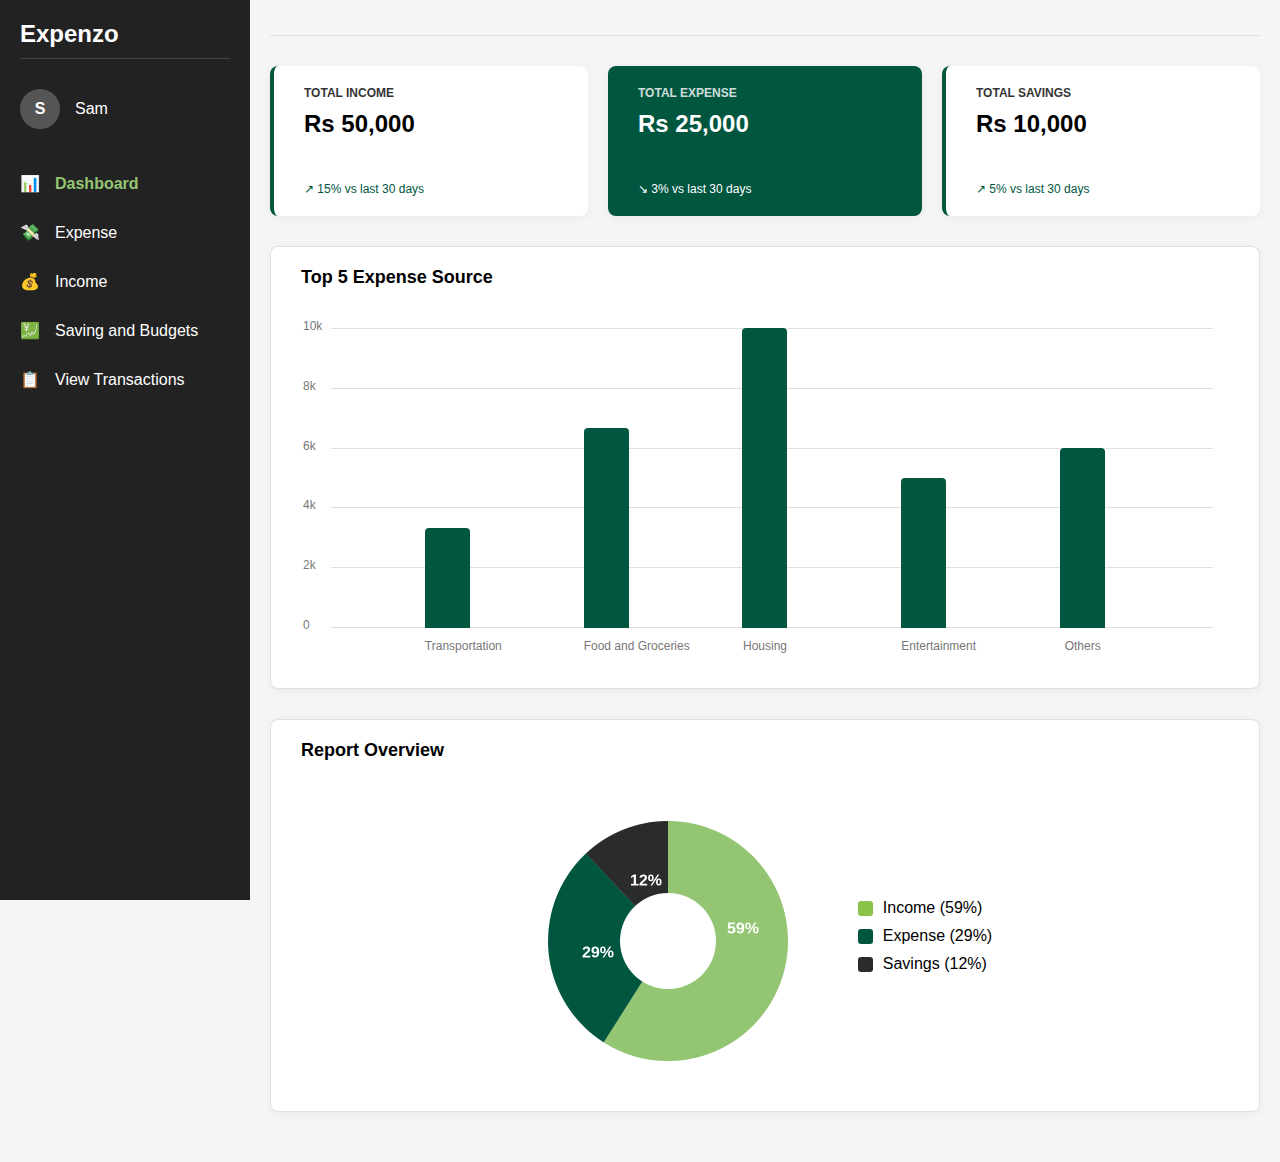
<file: Dashboard/Total_Expense.html>
<!DOCTYPE html>
<html lang="en">

<head>
    <meta charset="UTF-8">
    <meta name="viewport" content="width=device-width, initial-scale=1.0">
    <title>Expenzo - Expense Tracker</title>
    <style>
        /* CSS Variables for consistent styling */
        :root {
            /* Colors */
            --primary-color: #00563F;
            --primary-light: #93C572;
            --secondary-color: #2A2C2C;
            --dark-bg: #222;
            --light-bg: #f5f5f5;
            --white: #ffffff;
            --border-light: #e0e0e0;
            --text-dark: #333;
            --text-light: #777;
            --stats-up: #00563F;
            --stats-down: #FFFFFF;

            /* Spacing */
            --space-xs: 5px;
            --space-sm: 10px;
            --space-md: 15px;
            --space-lg: 20px;
            --space-xl: 30px;

            /* Elements */
            --card-radius: 8px;
            --sidebar-width: 250px;
            --avatar-size: 40px;
        }

        /* Reset and base styles */
        * {
            margin: 0;
            padding: 0;
            box-sizing: border-box;
            font-family: 'Segoe UI', Tahoma, Geneva, Verdana, sans-serif;
        }

        body {
            display: flex;
            background-color: var(--light-bg);
            min-height: 100vh;
            overflow-x: hidden;
        }

        /* Sidebar styles - keeping black navigation */
        .sidebar {
            width: var(--sidebar-width);
            background-color: var(--dark-bg);
            color: var(--white);
            height: 100vh;
            padding: var(--space-lg);
            position: fixed;
            left: 0;
            top: 0;
            z-index: 10;
            transition: transform 0.3s ease;
        }

        .logo {
            font-size: 24px;
            font-weight: bold;
            margin-bottom: var(--space-xl);
            padding-bottom: var(--space-sm);
            border-bottom: 1px solid #444;
        }

        .user-profile {
            display: flex;
            align-items: center;
            margin-bottom: var(--space-xl);
        }

        .avatar {
            width: var(--avatar-size);
            height: var(--avatar-size);
            border-radius: 50%;
            background-color: #555;
            margin-right: var(--space-md);
            overflow: hidden;
            display: flex;
            align-items: center;
            justify-content: center;
            color: var(--white);
            font-weight: bold;
        }

        .nav-menu {
            list-style: none;
        }

        .nav-item {
            display: flex;
            align-items: center;
            padding: var(--space-md) 0;
            cursor: pointer;
            transition: all 0.3s;
        }

        .nav-item:hover {
            color: var(--primary-light);
        }

        .nav-item.active {
            color: var(--primary-light);
            font-weight: bold;
        }

        .nav-icon {
            margin-right: var(--space-md);
            width: 20px;
            text-align: center;
        }

        /* Main content styles - optimized for 1440x1024 and responsive */
        .main-content {
            flex: 1;
            padding: var(--space-lg) var(--space-xl);
            margin-left: var(--sidebar-width);
            max-width: calc(1440px - var(--sidebar-width));
            width: 100%;
        }

        .header {
            margin-bottom: var(--space-xl);
            border-bottom: 1px solid var(--border-light);
            padding-bottom: var(--space-md);
        }

        /* Cards styles */
        .cards-container {
            display: flex;
            gap: var(--space-lg);
            margin-bottom: var(--space-xl);
        }

        .card {
            flex: 1;
            background-color: var(--white);
            border-radius: var(--card-radius);
            padding: var(--space-lg) var(--space-xl);
            box-shadow: 0 2px 10px rgba(0, 0, 0, 0.05);
            min-height: 150px;
            display: flex;
            flex-direction: column;
            justify-content: space-between;
        }

        .card:hover {
            transform: translateY(-3px);
            box-shadow: 0 5px 15px rgba(0, 0, 0, 0.1);
        }

        .card-income {
            border-left: 4px solid var(--primary-color);
        }

        .card-expense {
            background-color: var(--primary-color);
            color: var(--white);
        }

        .card-savings {
            border-left: 4px solid var(--primary-color);
        }

        .card-title {
            font-size: 12px;
            text-transform: uppercase;
            font-weight: 600;
            margin-bottom: var(--space-sm);
            color: inherit;
            opacity: 0.8;
        }

        .card-amount {
            font-size: 24px;
            font-weight: bold;
            margin-bottom: var(--space-md);
        }

        .card-stats {
            display: flex;
            align-items: center;
            font-size: 12px;
            margin-top: auto;
        }

        .stats-up {
            color: var(--stats-up);
        }

        .stats-down {
            color: var(--stats-down);
        }

        /* Chart container styles */
        .chart-container {
            background-color: var(--white);
            border-radius: var(--card-radius);
            padding: var(--space-lg) var(--space-xl);
            margin-bottom: var(--space-xl);
            box-shadow: 0 2px 10px rgba(0, 0, 0, 0.05);
            border: 1px solid var(--border-light);
            max-width: 100%;



        }

        .chart-container:hover {
            transform: translateY(-3px);
            box-shadow: 0 5px 15px rgba(0, 0, 0, 0.1);
        }

        .chart-title {
            font-size: 18px;
            font-weight: 600;
            margin-bottom: var(--space-xl);
        }

        /* Bar chart styles */
        .bar-chart-container {
            position: relative;
            height: 350px;
            margin-top: var(--space-lg);
            padding-bottom: var(--space-xl);
            padding-top: 10px;

        }

        .bar-chart-grid {
            position: absolute;
            width: 100%;
            height: 300px;
            display: flex;
            flex-direction: column;
            justify-content: space-between;
            left: 30px;
            z-index: 1;

        }

        .grid-line {
            width: 95%;
            height: 1px;
            background-color: var(--border-light);
            position: relative;
        }


        .grid-line-label {
            position: absolute;
            left: -28px;
            /* Move it slightly inside */
            top: -9px;
            font-size: 12px;
            color: var(--text-light);
        }



        .bar-chart {
            position: relative;
            display: flex;
            height: 300px;
            align-items: flex-end;
            justify-content: space-evenly;
            padding: 0 var(--space-sm);
            z-index: 2;
        }

        .bar {
            width: 50px;
            background-color: var(--primary-color);
            border-radius: 4px 4px 0 0;
            position: relative;
            transition: height 0.3s ease;
        }

        .bar:hover {
            opacity: 0.9;
        }

        .bar-label {
            position: absolute;
            bottom: -25px;
            left: 0;
            right: 0;
            text-align: center;
            font-size: 12px;
            color: var(--text-light);
            white-space: nowrap;
        }

        /* Pie chart styles */
        .pie-chart-container {
            display: flex;
            margin-top: var(--space-lg);
            align-items: center;
            justify-content: center;
            gap: var(--space-lg);
            flex-wrap: wrap;
            height: 300px;
            /* Increased height */
            width: 100%;
        }

        .pie-chart {
            width: 360px;
            height: 360px;
            position: relative;

        }

        .legend {
            padding: var(--space-lg);
            display: flex;
            flex-direction: column;
            justify-content: center;
            min-width: 150px;
        }

        .legend-item {
            display: flex;
            align-items: center;
            margin-bottom: var(--space-sm);
        }

        .legend-color {
            width: 15px;
            height: 15px;
            border-radius: 3px;
            margin-right: var(--space-sm);
        }

        .green-color {
            background-color: #8BC34A;
        }

        .dark-green-color {
            background-color: var(--primary-color);
        }

        .blue-color {
            background-color: var(--secondary-color);
        }

        /* Hamburger menu */
        .menu-toggle {
            display: none;
            position: fixed;
            top: var(--space-sm);
            left: var(--space-sm);
            z-index: 20;
            background-color: var(--primary-color);
            color: var(--white);
            border: none;
            border-radius: 4px;
            width: 40px;
            height: 40px;
            font-size: 20px;
            cursor: pointer;
        }

        /* Specific optimizations for 1440x1024 and similar screens */
        @media (min-width: 1440px) {
            .main-content {
                padding: var(--space-xl) var(--space-xl) var(--space-xl) calc(var(--space-xl) * 1.5);
                margin: 0 auto 0 var(--sidebar-width);
            }

            .cards-container {
                gap: var(--space-xl);
            }

            .card {
                padding: var(--space-xl);
                min-height: 180px;
            }

            .chart-container {
                padding: var(--space-xl);
            }

            .bar {
                width: 60px;
            }
        }

        /* Responsive styles */
        @media (max-width: 1280px) {
            .main-content {
                padding: var(--space-lg);
            }

            .bar {
                width: 45px;
            }
        }

        @media (max-width: 992px) {
            .menu-toggle {
                display: block;
            }

            .sidebar {
                transform: translateX(-100%);
            }

            .sidebar.active {
                transform: translateX(0);
            }

            .main-content {
                margin-left: 0;
                padding: var(--space-lg);
                padding-top: 60px;
                max-width: 100%;
            }

            .cards-container {
                flex-direction: column;
                gap: var(--space-md);
            }

            .card {
                width: 100%;
                min-height: 120px;
                margin-bottom: var(--space-sm);
            }
        }

        @media (max-width: 768px) {
            .pie-chart-container {
                flex-direction: column;
            }

            .bar {
                width: 40px;
            }

            .chart-container {
                padding: var(--space-md);
            }

            .bar-chart {
                justify-content: space-between;
            }
        }
    </style>
</head>

<body>
    <button class="menu-toggle" id="menuToggle">☰</button>

    <div class="sidebar" id="sidebar">
        <div class="logo">Expenzo</div>
        <div class="user-profile">
            <div class="avatar">S</div>
            <div class="user-name">Sam</div>
        </div>
        <ul class="nav-menu">
            <li class="nav-item active">
                <span class="nav-icon">📊</span>
                Dashboard
            </li>
            <li class="nav-item">
                <span class="nav-icon">💸</span>
                Expense
            </li>
            <li class="nav-item">
                <span class="nav-icon">💰</span>
                Income
            </li>
            <li class="nav-item">
                <span class="nav-icon">💹</span>
                Saving and Budgets
            </li>
            <li class="nav-item">
                <span class="nav-icon">📋</span>
                View Transactions
            </li>

        </ul>
    </div>

    <main class="main-content">
        <header class="header"></header>

        <div class="cards-container">

            <div class="card card-income" onclick="window.location.href='Total_Income.html'" style="cursor: pointer;">
                <div class="card-title">TOTAL INCOME</div>
                <div class="card-amount">Rs 50,000</div>
                <div class="card-stats">
                    <span class="stats-up">↗ 15% vs last 30 days</span>
                </div>
            </div>


            <div class="card card-expense">
                <div class="card-title">TOTAL EXPENSE</div>
                <div class="card-amount">Rs 25,000</div>
                <div class="card-stats">
                    <span class="stats-down">↘ 3% vs last 30 days</span>
                </div>
            </div>

            <div class="card card-savings" onclick="window.location.href='Total_Savings.html'" style="cursor: pointer;">
                <div class="card-title">TOTAL SAVINGS</div>
                <div class="card-amount">Rs 10,000</div>
                <div class="card-stats">
                    <span class="stats-up">↗ 5% vs last 30 days</span>
                </div>
            </div>
        </div>

        <section class="chart-container">
            <div class="chart-title">Top 5 Expense Source</div>
            <div class="bar-chart-container">

                <div class="bar-chart-grid">
                    <div class="grid-line"><span class="grid-line-label">10k</span></div>
                    <div class="grid-line"><span class="grid-line-label">8k</span></div>
                    <div class="grid-line"><span class="grid-line-label">6k</span></div>
                    <div class="grid-line"><span class="grid-line-label">4k</span></div>
                    <div class="grid-line"><span class="grid-line-label">2k</span></div>
                    <div class="grid-line"><span class="grid-line-label">0</span></div>
                </div>

                <div class="bar-chart">
                    <div class="bar" style="height: 100px;">
                        <div class="bar-label">Transportation</div>
                    </div>
                    <div class="bar" style="height: 200px;">
                        <div class="bar-label">Food and Groceries</div>
                    </div>
                    <div class="bar" style="height: 300px;">
                        <div class="bar-label">Housing</div>
                    </div>
                    <div class="bar" style="height: 150px;">
                        <div class="bar-label">Entertainment</div>
                    </div>
                    <div class="bar" style="height: 180px;">
                        <div class="bar-label">Others</div>
                    </div>
                </div>
            </div>
        </section>

        <section class="chart-container">
            <div class="chart-title">Report Overview</div>
            <div class="pie-chart-container">
                <canvas id="pieChart" class="pie-chart"></canvas>
                <div class="legend">
                    <div class="legend-item">
                        <div class="legend-color green-color"></div>
                        <div>Income (59%)</div>
                    </div>
                    <div class="legend-item">
                        <div class="legend-color dark-green-color"></div>
                        <div>Expense (29%)</div>
                    </div>
                    <div class="legend-item">
                        <div class="legend-color blue-color"></div>
                        <div>Savings (12%)</div>
                    </div>
                </div>
            </div>
        </section>
    </main>

    <script>
        // Menu toggle functionality
        document.addEventListener('DOMContentLoaded', function () {
            const menuToggle = document.getElementById('menuToggle');
            const sidebar = document.getElementById('sidebar');

            // Handle menu toggle for mobile
            menuToggle.addEventListener('click', function () {
                sidebar.classList.toggle('active');
            });

            // Close sidebar when clicking outside on mobile
            document.addEventListener('click', function (event) {
                if (window.innerWidth <= 992 &&
                    !sidebar.contains(event.target) &&
                    !menuToggle.contains(event.target) &&
                    sidebar.classList.contains('active')) {
                    sidebar.classList.remove('active');
                }
            });

            // Navigation functionality
            document.querySelectorAll('.nav-item').forEach(item => {
                item.addEventListener('click', function () {
                    document.querySelectorAll('.nav-item').forEach(navItem => {
                        navItem.classList.remove('active');
                    });
                    this.classList.add('active');

                    // Close sidebar on mobile after navigation
                    if (window.innerWidth <= 992) {
                        sidebar.classList.remove('active');
                    }
                });
            });

            // Draw pie chart
            drawPieChart();

            // Handle window resize events for responsive adjustments
            window.addEventListener('resize', function () {
                drawPieChart();
            });
        });

        // Function to draw pie chart
        function drawPieChart() {
            const canvas = document.getElementById('pieChart');
            const ctx = canvas.getContext('2d');

            // Set canvas dimensions with higher resolution for sharper rendering
            canvas.width = 600;
            canvas.height = 600;
            canvas.style.width = '300px';
            canvas.style.height = '300px';
            ctx.scale(2, 2);

            // Data for pie chart
            const data = [
                { value: 59, color: '#93C572' }, // Income - Light green
                { value: 29, color: '#00563F' }, // Expense - Dark green
                { value: 12, color: '#2A2C2C' }  // Savings - Blue
            ];

            // Draw pie chart
            let total = data.reduce((sum, item) => sum + item.value, 0);
            let startAngle = -0.5 * Math.PI; // Start from top

            const centerX = 150;
            const centerY = 150;
            const radius = 120;

            // Clear canvas first
            ctx.clearRect(0, 0, canvas.width, canvas.height);

            // Draw pie slices
            data.forEach(item => {
                const sliceAngle = (item.value / total) * 2 * Math.PI;
                const endAngle = startAngle + sliceAngle;

                ctx.beginPath();
                ctx.moveTo(centerX, centerY);
                ctx.arc(centerX, centerY, radius, startAngle, endAngle);
                ctx.closePath();

                ctx.fillStyle = item.color;
                ctx.fill();

                startAngle = endAngle;
            });

            // Draw center circle (white)
            ctx.beginPath();
            ctx.arc(centerX, centerY, radius * 0.4, 0, 2 * Math.PI);
            ctx.fillStyle = 'white';
            ctx.fill();

            // Add percentage labels on the pie
            ctx.font = 'bold 16px Arial';
            ctx.textAlign = 'center';
            ctx.textBaseline = 'middle';

            // Income label (59%)
            ctx.fillStyle = 'white';
            ctx.fillText('59%', centerX + 75, centerY - 12);

            // Expense label (29%)
            ctx.fillStyle = 'white';
            ctx.fillText('29%', centerX - 70, centerY + 12);

            // Savings label (12%)
            ctx.fillStyle = 'white';
            ctx.fillText('12%', centerX - 22, centerY - 60);
        }
    </script>
</body>

</html>
</file>
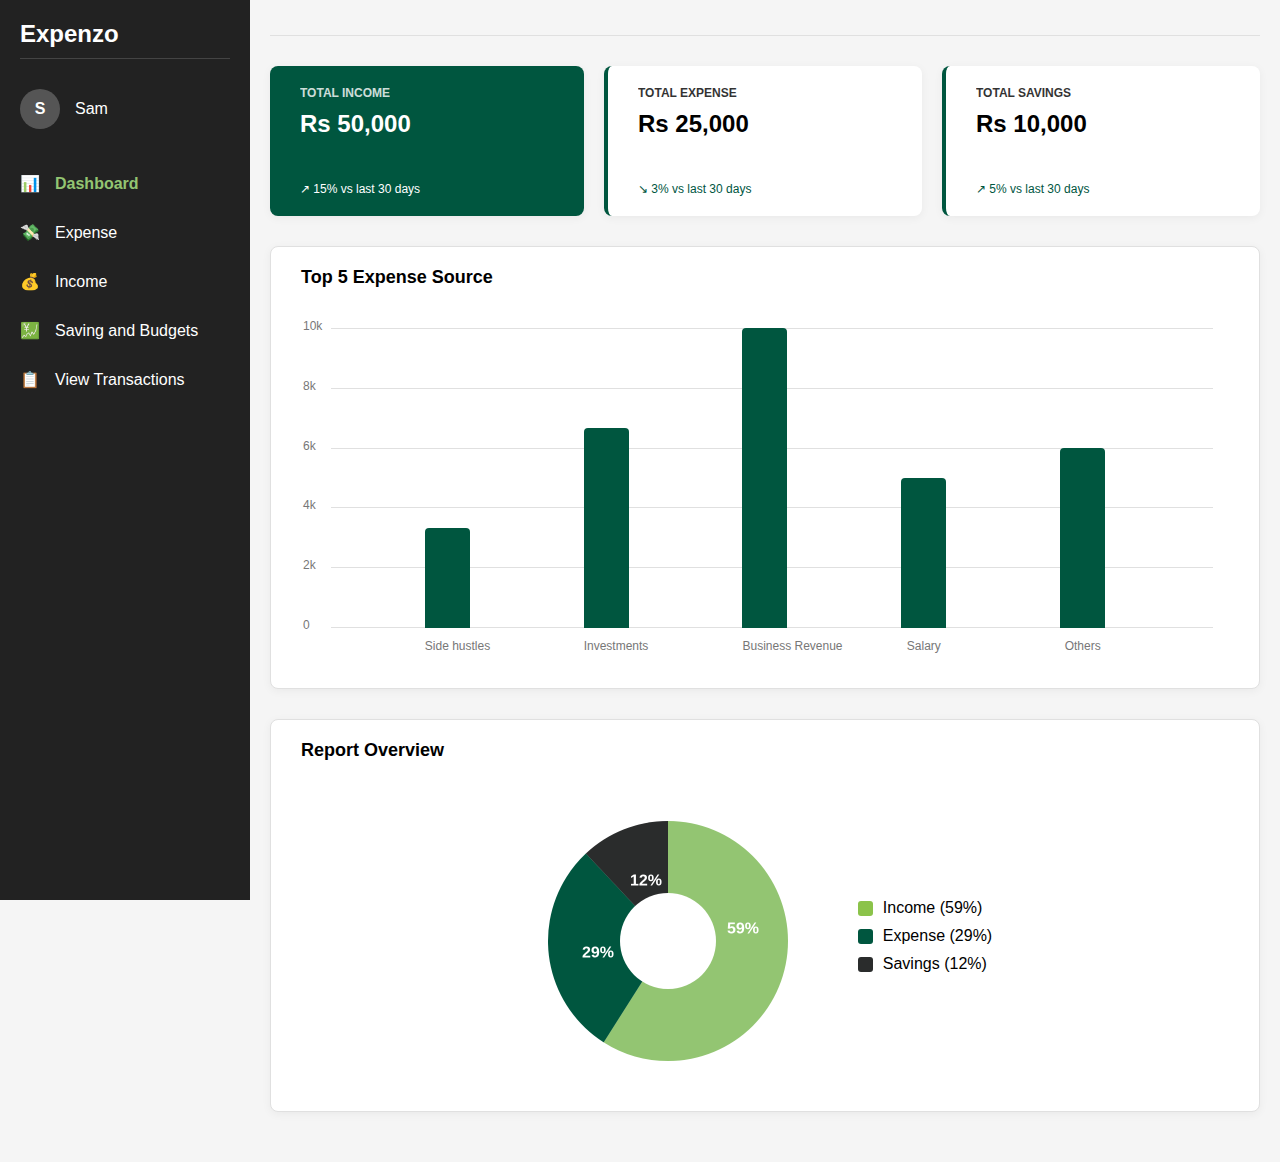
<file: Dashboard/Total_Income.html>
<!DOCTYPE html>
<html lang="en">

<head>
    <meta charset="UTF-8">
    <meta name="viewport" content="width=device-width, initial-scale=1.0">
    <title>Expenzo - Expense Tracker</title>
    <style>
        /* CSS Variables for consistent styling */
        :root {
            /* Colors */
            --primary-color: #00563F;
            --primary-light: #93C572;
            --secondary-color: #2A2C2C;
            --dark-bg: #222;
            --light-bg: #f5f5f5;
            --white: #ffffff;
            --border-light: #e0e0e0;
            --text-dark: #333;
            --text-light: #777;
            --stats-up: #00563F;
            --stats-down: #FFFFFF;

            /* Spacing */
            --space-xs: 5px;
            --space-sm: 10px;
            --space-md: 15px;
            --space-lg: 20px;
            --space-xl: 30px;

            /* Elements */
            --card-radius: 8px;
            --sidebar-width: 250px;
            --avatar-size: 40px;
        }

        /* Reset and base styles */
        * {
            margin: 0;
            padding: 0;
            box-sizing: border-box;
            font-family: 'Segoe UI', Tahoma, Geneva, Verdana, sans-serif;
        }

        body {
            display: flex;
            background-color: var(--light-bg);
            min-height: 100vh;
            overflow-x: hidden;
        }

        /* Sidebar styles - keeping black navigation */
        .sidebar {
            width: var(--sidebar-width);
            background-color: var(--dark-bg);
            color: var(--white);
            height: 100vh;
            padding: var(--space-lg);
            position: fixed;
            left: 0;
            top: 0;
            z-index: 10;
            transition: transform 0.3s ease;
        }

        .logo {
            font-size: 24px;
            font-weight: bold;
            margin-bottom: var(--space-xl);
            padding-bottom: var(--space-sm);
            border-bottom: 1px solid #444;
        }

        .user-profile {
            display: flex;
            align-items: center;
            margin-bottom: var(--space-xl);
        }

        .avatar {
            width: var(--avatar-size);
            height: var(--avatar-size);
            border-radius: 50%;
            background-color: #555;
            margin-right: var(--space-md);
            overflow: hidden;
            display: flex;
            align-items: center;
            justify-content: center;
            color: var(--white);
            font-weight: bold;
        }

        .nav-menu {
            list-style: none;
        }

        .nav-item {
            display: flex;
            align-items: center;
            padding: var(--space-md) 0;
            cursor: pointer;
            transition: all 0.3s;
        }

        .nav-item:hover {
            color: var(--primary-light);
        }

        .nav-item.active {
            color: var(--primary-light);
            font-weight: bold;
        }

        .nav-icon {
            margin-right: var(--space-md);
            width: 20px;
            text-align: center;
        }

        /* Main content styles - optimized for 1440x1024 and responsive */
        .main-content {
            flex: 1;
            padding: var(--space-lg) var(--space-xl);
            margin-left: var(--sidebar-width);
            max-width: calc(1440px - var(--sidebar-width));
            width: 100%;
        }

        .header {
            margin-bottom: var(--space-xl);
            border-bottom: 1px solid var(--border-light);
            padding-bottom: var(--space-md);
        }

        /* Cards styles */
        .cards-container {
            display: flex;
            gap: var(--space-lg);
            margin-bottom: var(--space-xl);
        }

        .card {
            flex: 1;
            background-color: var(--white);
            border-radius: var(--card-radius);
            padding: var(--space-lg) var(--space-xl);
            box-shadow: 0 2px 10px rgba(0, 0, 0, 0.05);
            min-height: 150px;
            display: flex;
            flex-direction: column;
            justify-content: space-between;
        }

        .card:hover {
            transform: translateY(-3px);
            box-shadow: 0 5px 15px rgba(0, 0, 0, 0.1);
        }

        .card-income {
            background-color: var(--primary-color);
            color: var(--white);

        }

        .card-expense {
            border-left: 4px solid var(--primary-color);
        }

        .card-savings {
            border-left: 4px solid var(--primary-color);
        }

        .card-title {
            font-size: 12px;
            text-transform: uppercase;
            font-weight: 600;
            margin-bottom: var(--space-sm);
            color: inherit;
            opacity: 0.8;
        }

        .card-amount {
            font-size: 24px;
            font-weight: bold;
            margin-bottom: var(--space-md);
        }

        .card-stats {
            display: flex;
            align-items: center;
            font-size: 12px;
            margin-top: auto;
        }

        .stats-up {
            color: var(--stats-down);
        }

        .stats-down {
            color: var(--stats-up);
        }

        /* Chart container styles */
        .chart-container {
            background-color: var(--white);
            border-radius: var(--card-radius);
            padding: var(--space-lg) var(--space-xl);
            margin-bottom: var(--space-xl);
            box-shadow: 0 2px 10px rgba(0, 0, 0, 0.05);
            border: 1px solid var(--border-light);
            max-width: 100%;
        }

        .chart-container:hover {
            transform: translateY(-3px);
            box-shadow: 0 5px 15px rgba(0, 0, 0, 0.1);
        }

        .chart-title {
            font-size: 18px;
            font-weight: 600;
            margin-bottom: var(--space-xl);
        }

        /* Bar chart styles */
        .bar-chart-container {
            position: relative;
            height: 350px;
            margin-top: var(--space-lg);
            padding-bottom: var(--space-xl);
            padding-top: 10px;
        }

        .bar-chart-grid {
            position: absolute;
            width: 100%;
            height: 300px;
            display: flex;
            flex-direction: column;
            justify-content: space-between;
            left: 30px;
            z-index: 1;

        }

        .grid-line {
            width: 95%;
            height: 1px;
            background-color: var(--border-light);
            position: relative;
        }


        .grid-line-label {
            position: absolute;
            left: -28px;
            /* Move it slightly inside */
            top: -9px;
            font-size: 12px;
            color: var(--text-light);
        }



        .bar-chart {
            position: relative;
            display: flex;
            height: 300px;
            align-items: flex-end;
            justify-content: space-evenly;
            padding: 0 var(--space-sm);
            z-index: 2;
        }

        .bar {
            width: 50px;
            background-color: var(--primary-color);
            border-radius: 4px 4px 0 0;
            position: relative;
            transition: height 0.3s ease;
        }

        .bar:hover {
            opacity: 0.9;
        }

        .bar-label {
            position: absolute;
            bottom: -25px;
            left: 0;
            right: 0;
            text-align: center;
            font-size: 12px;
            color: var(--text-light);
            white-space: nowrap;
        }

        /* Pie chart styles */
        .pie-chart-container {
            display: flex;
            margin-top: var(--space-lg);
            align-items: center;
            justify-content: center;
            gap: var(--space-lg);
            flex-wrap: wrap;
            height: 300px;
            /* Increased height */
            width: 100%;
        }

        .pie-chart {
            width: 360px;
            height: 360px;
            position: relative;
        }

        .legend {
            padding: var(--space-lg);
            display: flex;
            flex-direction: column;
            justify-content: center;
            min-width: 150px;
        }

        .legend-item {
            display: flex;
            align-items: center;
            margin-bottom: var(--space-sm);
        }

        .legend-color {
            width: 15px;
            height: 15px;
            border-radius: 3px;
            margin-right: var(--space-sm);
        }

        .green-color {
            background-color: #8BC34A;
        }

        .dark-green-color {
            background-color: var(--primary-color);
        }

        .blue-color {
            background-color: var(--secondary-color);
        }

        /* Hamburger menu */
        .menu-toggle {
            display: none;
            position: fixed;
            top: var(--space-sm);
            left: var(--space-sm);
            z-index: 20;
            background-color: var(--primary-color);
            color: var(--white);
            border: none;
            border-radius: 4px;
            width: 40px;
            height: 40px;
            font-size: 20px;
            cursor: pointer;
        }

        /* Specific optimizations for 1440x1024 and similar screens */
        @media (min-width: 1440px) {
            .main-content {
                padding: var(--space-xl) var(--space-xl) var(--space-xl) calc(var(--space-xl) * 1.5);
                margin: 0 auto 0 var(--sidebar-width);
            }

            .cards-container {
                gap: var(--space-xl);
            }

            .card {
                padding: var(--space-xl);
                min-height: 180px;
            }

            .chart-container {
                padding: var(--space-xl);
            }

            .bar {
                width: 60px;
            }
        }

        /* Responsive styles */
        @media (max-width: 1280px) {
            .main-content {
                padding: var(--space-lg);
            }

            .bar {
                width: 45px;
            }
        }

        @media (max-width: 992px) {
            .menu-toggle {
                display: block;
            }

            .sidebar {
                transform: translateX(-100%);
            }

            .sidebar.active {
                transform: translateX(0);
            }

            .main-content {
                margin-left: 0;
                padding: var(--space-lg);
                padding-top: 60px;
                max-width: 100%;
            }

            .cards-container {
                flex-direction: column;
                gap: var(--space-md);
            }

            .card {
                width: 100%;
                min-height: 120px;
                margin-bottom: var(--space-sm);
            }
        }

        @media (max-width: 768px) {
            .pie-chart-container {
                flex-direction: column;
            }

            .bar {
                width: 40px;
            }

            .chart-container {
                padding: var(--space-md);
            }

            .bar-chart {
                justify-content: space-between;
            }
        }
    </style>
</head>

<body>
    <button class="menu-toggle" id="menuToggle">☰</button>

    <div class="sidebar" id="sidebar">
        <div class="logo">Expenzo</div>
        <div class="user-profile">
            <div class="avatar">S</div>
            <div class="user-name">Sam</div>
        </div>
        <ul class="nav-menu">
            <li class="nav-item active">
                <span class="nav-icon">📊</span>
                Dashboard
            </li>
            <li class="nav-item">
                <span class="nav-icon">💸</span>
                Expense
            </li>
            <li class="nav-item">
                <span class="nav-icon">💰</span>
                Income
            </li>
            <li class="nav-item">
                <span class="nav-icon">💹</span>
                Saving and Budgets
            </li>
            <li class="nav-item">
                <span class="nav-icon">📋</span>
                View Transactions
            </li>
        </ul>
    </div>

    <main class="main-content">
        <header class="header"></header>

        <div class="cards-container">
            <div class="card card-income">
                <div class="card-title">TOTAL INCOME</div>
                <div class="card-amount">Rs 50,000</div>
                <div class="card-stats">
                    <span class="stats-up">↗ 15% vs last 30 days</span>
                </div>
            </div>

            <div class="card card-expense" onclick="window.location.href='Total_Expense.html'" style="cursor: pointer;">
                <div class="card-title">TOTAL EXPENSE</div>
                <div class="card-amount">Rs 25,000</div>
                <div class="card-stats">
                    <span class="stats-down">↘ 3% vs last 30 days</span>
                </div>
            </div>

            <div class="card card-savings" onclick="window.location.href='Total_Savings.html'" style="cursor: pointer;">
                <div class="card-title">TOTAL SAVINGS</div>
                <div class="card-amount">Rs 10,000</div>
                <div class="card-stats">
                    <span class="stats-down">↗ 5% vs last 30 days</span>
                </div>
            </div>
        </div>

        <section class="chart-container">
            <div class="chart-title">Top 5 Expense Source</div>
            <div class="bar-chart-container">
                <div class="bar-chart-grid">
                    <div class="grid-line"><span class="grid-line-label">10k</span></div>
                    <div class="grid-line"><span class="grid-line-label">8k</span></div>
                    <div class="grid-line"><span class="grid-line-label">6k</span></div>
                    <div class="grid-line"><span class="grid-line-label">4k</span></div>
                    <div class="grid-line"><span class="grid-line-label">2k</span></div>
                    <div class="grid-line"><span class="grid-line-label">0</span></div>
                </div>
                <div class="bar-chart">
                    <div class="bar" style="height: 100px;">
                        <div class="bar-label">Side hustles</div>
                    </div>
                    <div class="bar" style="height: 200px;">
                        <div class="bar-label">Investments</div>
                    </div>
                    <div class="bar" style="height: 300px;">
                        <div class="bar-label">Business Revenue</div>
                    </div>
                    <div class="bar" style="height: 150px;">
                        <div class="bar-label">Salary</div>
                    </div>
                    <div class="bar" style="height: 180px;">
                        <div class="bar-label">Others</div>
                    </div>
                </div>
            </div>
        </section>

        <section class="chart-container">
            <div class="chart-title">Report Overview</div>
            <div class="pie-chart-container">
                <canvas id="pieChart" class="pie-chart"></canvas>
                <div class="legend">
                    <div class="legend-item">
                        <div class="legend-color green-color"></div>
                        <div>Income (59%)</div>
                    </div>
                    <div class="legend-item">
                        <div class="legend-color dark-green-color"></div>
                        <div>Expense (29%)</div>
                    </div>
                    <div class="legend-item">
                        <div class="legend-color blue-color"></div>
                        <div>Savings (12%)</div>
                    </div>
                </div>
            </div>
        </section>
    </main>

    <script>
        // Menu toggle functionality
        document.addEventListener('DOMContentLoaded', function () {
            const menuToggle = document.getElementById('menuToggle');
            const sidebar = document.getElementById('sidebar');

            // Handle menu toggle for mobile
            menuToggle.addEventListener('click', function () {
                sidebar.classList.toggle('active');
            });

            // Close sidebar when clicking outside on mobile
            document.addEventListener('click', function (event) {
                if (window.innerWidth <= 992 &&
                    !sidebar.contains(event.target) &&
                    !menuToggle.contains(event.target) &&
                    sidebar.classList.contains('active')) {
                    sidebar.classList.remove('active');
                }
            });

            // Navigation functionality
            document.querySelectorAll('.nav-item').forEach(item => {
                item.addEventListener('click', function () {
                    document.querySelectorAll('.nav-item').forEach(navItem => {
                        navItem.classList.remove('active');
                    });
                    this.classList.add('active');

                    // Close sidebar on mobile after navigation
                    if (window.innerWidth <= 992) {
                        sidebar.classList.remove('active');
                    }
                });
            });

            // Draw pie chart
            drawPieChart();

            // Handle window resize events for responsive adjustments
            window.addEventListener('resize', function () {
                drawPieChart();
            });
        });

        // Function to draw pie chart
        function drawPieChart() {
            const canvas = document.getElementById('pieChart');
            const ctx = canvas.getContext('2d');

            // Set canvas dimensions with higher resolution for sharper rendering
            canvas.width = 600;
            canvas.height = 600;
            canvas.style.width = '300px';
            canvas.style.height = '300px';
            ctx.scale(2, 2);

            // Data for pie chart
            const data = [
                { value: 59, color: '#93C572' }, // Income - Light green
                { value: 29, color: '#00563F' }, // Expense - Dark green
                { value: 12, color: '#2A2C2C' }  // Savings - Blue
            ];


            // Draw pie chart
            let total = data.reduce((sum, item) => sum + item.value, 0);
            let startAngle = -0.5 * Math.PI; // Start from top

            const centerX = 150;
            const centerY = 150;
            const radius = 120;

            // Clear canvas first
            ctx.clearRect(0, 0, canvas.width, canvas.height);

            // Draw pie slices
            data.forEach(item => {
                const sliceAngle = (item.value / total) * 2 * Math.PI;
                const endAngle = startAngle + sliceAngle;

                ctx.beginPath();
                ctx.moveTo(centerX, centerY);
                ctx.arc(centerX, centerY, radius, startAngle, endAngle);
                ctx.closePath();

                ctx.fillStyle = item.color;
                ctx.fill();

                startAngle = endAngle;
            });

            // Draw center circle (white)
            ctx.beginPath();
            ctx.arc(centerX, centerY, radius * 0.4, 0, 2 * Math.PI);
            ctx.fillStyle = 'white';
            ctx.fill();

            // Add percentage labels on the pie
            ctx.font = 'bold 16px Arial';
            ctx.textAlign = 'center';
            ctx.textBaseline = 'middle';

            // Income label (59%)
            ctx.fillStyle = 'white';
            ctx.fillText('59%', centerX + 75, centerY - 12);

            // Expense label (29%)
            ctx.fillStyle = 'white';
            ctx.fillText('29%', centerX - 70, centerY + 12);

            // Savings label (12%)
            ctx.fillStyle = '#white';
            ctx.fillText('12%', centerX - 22, centerY - 60);
        }
    </script>
</body>

</html>
</file>
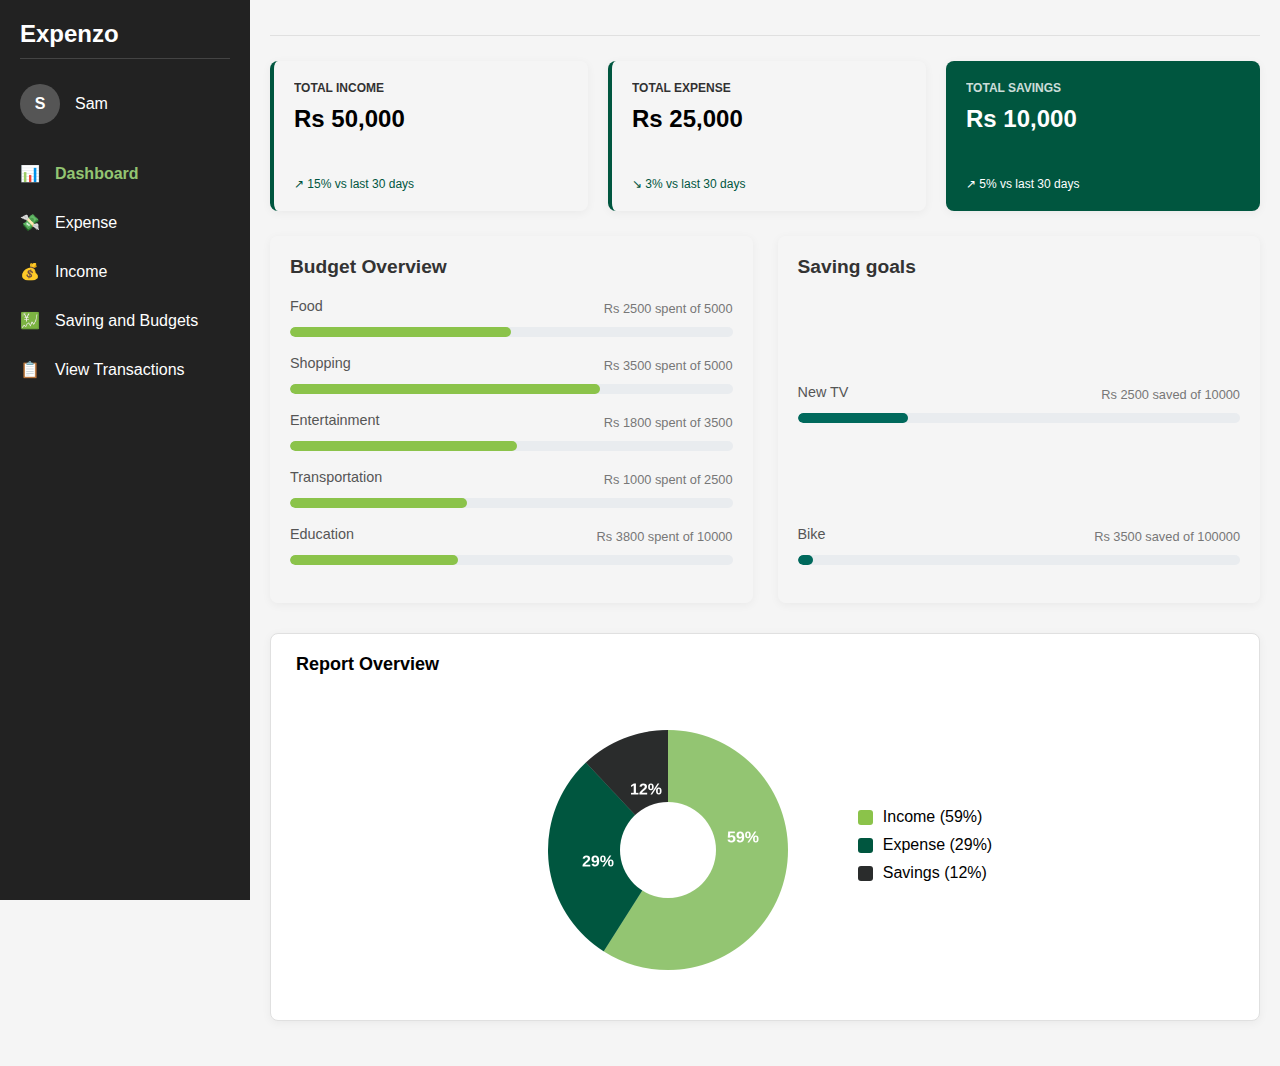
<file: Dashboard/Total_Savings.html>
<!DOCTYPE html>
<html lang="en">

<head>
    <meta charset="UTF-8">
    <meta name="viewport" content="width=device-width, initial-scale=1.0">
    <title>Expenzo - Expense Tracker</title>
    <style>
        /* CSS Variables for consistent styling */
        :root {
            /* Colors */
            --primary-color: #00563F;
            --primary-light: #93C572;
            --secondary-color: #2A2C2C;
            --dark-bg: #222;
            --light-bg: #f5f5f5;
            --white: #ffffff;
            --border-light: #e0e0e0;
            --text-dark: #333;
            --text-light: #777;
            --stats-up: #00563F;
            --stats-down: #FFFFFF;

            /* Spacing */
            --space-xs: 5px;
            --space-sm: 10px;
            --space-md: 15px;
            --space-lg: 20px;
            --space-xl: 30px;

            /* Elements */
            --card-radius: 8px;
            --sidebar-width: 250px;
            --avatar-size: 40px;
        }

        /* Reset and base styles */
        * {
            margin: 0;
            padding: 0;
            box-sizing: border-box;
            font-family: 'Segoe UI', Tahoma, Geneva, Verdana, sans-serif;
        }

        body {
            display: flex;
            background-color: var(--light-bg);
            min-height: 100vh;
            overflow-x: hidden;
        }

        /* Sidebar styles - keeping black navigation */
        .sidebar {
            width: var(--sidebar-width);
            background-color: var(--dark-bg);
            color: var(--white);
            height: 100vh;
            padding: var(--space-lg);
            position: fixed;
            left: 0;
            top: 0;
            z-index: 10;
            transition: transform 0.3s ease;
        }

        .logo {
            font-size: 24px;
            font-weight: bold;
            margin-bottom: var(--space-xl);
            padding-bottom: var(--space-sm);
            border-bottom: 1px solid #444;
        }

        .user-profile {
            display: flex;
            align-items: center;
            margin-bottom: var(--space-xl);
        }

        .avatar {
            width: var(--avatar-size);
            height: var(--avatar-size);
            border-radius: 50%;
            background-color: #555;
            margin-right: var(--space-md);
            overflow: hidden;
            display: flex;
            align-items: center;
            justify-content: center;
            color: var(--white);
            font-weight: bold;
        }

        .nav-menu {
            list-style: none;
        }

        .nav-item {
            display: flex;
            align-items: center;
            padding: var(--space-md) 0;
            cursor: pointer;
            transition: all 0.3s;
        }

        .nav-item:hover {
            color: var(--primary-light);
        }

        .nav-item.active {
            color: var(--primary-light);
            font-weight: bold;
        }

        .nav-icon {
            margin-right: var(--space-md);
            width: 20px;
            text-align: center;
        }

        /* Main content styles - optimized for 1440x1024 and responsive */
        .main-content {
            flex: 1;
            padding: var(--space-lg) var(--space-xl);
            margin-left: var(--sidebar-width);
            max-width: calc(1440px - var(--sidebar-width));
            width: 100%;
        }

        .header {
            margin-bottom: var(--space-xl);
            border-bottom: 1px solid var(--border-light);
            padding-bottom: var(--space-md);
        }

        /* Cards styles */
        .cards-container {
            display: flex;
            gap: var(--space-lg);
            margin-bottom: var(--space-xl);
        }

        .card {
            flex: 1;
            background-color: var(--white);
            border-radius: var(--card-radius);
            padding: var(--space-lg) var(--space-xl);
            box-shadow: 0 2px 10px rgba(0, 0, 0, 0.05);
            min-height: 150px;
            display: flex;
            flex-direction: column;
            justify-content: space-between;
        }

        .card:hover {
            transform: translateY(-3px);
            box-shadow: 0 5px 15px rgba(0, 0, 0, 0.1);
        }

        .card-income {
            border-left: 4px solid var(--primary-color);

        }

        .card-expense {
            border-left: 4px solid var(--primary-color);
        }

        .card-savings {
            background-color: #00563F !important;
            color: var(--white);
        }

        .card-title {
            font-size: 12px;
            text-transform: uppercase;
            font-weight: 600;
            margin-bottom: var(--space-sm);
            color: inherit;
            opacity: 0.8;
        }

        .card-amount {
            font-size: 24px;
            font-weight: bold;
            margin-bottom: var(--space-md);
        }

        .card-stats {
            display: flex;
            align-items: center;
            font-size: 12px;
            margin-top: auto;
        }

        .stats-up {
            color: var(--stats-up);
        }

        .stats-down {
            color: var(--stats-down);
        }

        /* Details Row (Budget & Savings) */
        .details-row {
            display: grid;
            grid-template-columns: repeat(auto-fit, minmax(300px, 1fr));
            gap: var(--space-xl);
            margin-bottom: var(--space-xxl);
        }

        .card h2 {
            /* Style for Budget/Savings Headers */
            font-size: 1.2em;
            font-weight: 600;
            margin-bottom: var(--space-lg);
            color: var(--text-dark);
        }

        /* Progress Bar Styles */
        .progress-item {
            margin-bottom: 18px;
        }

        .progress-info {
            display: flex;
            justify-content: space-between;
            align-items: center;
            margin-bottom: 8px;
        }

        .progress-info label {
            display: block;
            font-size: 0.9em;
            color: var(--text-medium);
            margin-bottom: 5px;
            text-transform: capitalize;
        }

        .progress-info span {
            font-size: 0.8em;
            color: var(--text-light);
        }

        .progress-bar-container {
            width: 100%;
            background-color: var(--progress-bar-bg);
            border-radius: 5px;
            height: 10px;
            overflow: hidden;
        }

        .progress-bar {
            height: 100%;
            background-color: var(--primary-light-green);
            /* Light Green for budget */
            border-radius: 5px;
            transition: width 0.5s ease-in-out;
        }

        .saving-goals .progress-bar {
            background-color: var(--primary-dark-green);
            /* Dark Green for savings */
        }

        /* Relevant CSS Variables */
        :root {
            --primary-dark-green: #00695c;
            --primary-light-green: #8bc34a;
            --text-dark: #333;
            --text-medium: #555;
            --text-light: #777;
            --progress-bar-bg: #e9ecef;
            --space-sm: 10px;
            --space-md: 15px;
            --space-lg: 20px;
            --space-xl: 25px;
            --space-xxl: 30px;

        }

        .card {
            background-color: var(--card-bg);
            border-radius: var(--card-radius);
            padding: var(--space-lg);
            box-shadow: 0 2px 10px rgba(0, 0, 0, 0.05);
            display: flex;
            flex-direction: column;
            transition: transform 0.2s ease, box-shadow 0.2s ease;
        }

        /* Responsive styles for these sections */
        @media (max-width: 992px) {
            .details-row {
                grid-template-columns: 1fr;
                /* Stack budget/savings */
                gap: var(--space-md);
            }
        }

        @media (max-width: 480px) {
            .progress-info label {
                font-size: 0.85em;
            }

            .progress-info span {
                font-size: 0.75em;
            }
        }

        /* Chart container styles */
        .chart-container {
            background-color: var(--white);
            border-radius: var(--card-radius);
            padding: var(--space-lg) var(--space-xl);
            margin-bottom: var(--space-xl);
            box-shadow: 0 2px 10px rgba(0, 0, 0, 0.05);
            border: 1px solid var(--border-light);
            max-width: 100%;
        }

        .chart-container:hover {
            transform: translateY(-3px);
            box-shadow: 0 5px 15px rgba(0, 0, 0, 0.1);
        }

        .chart-title {
            font-size: 18px;
            font-weight: 600;
            margin-bottom: var(--space-xl);
        }

        /* Pie chart styles */
        .pie-chart-container {
            display: flex;
            margin-top: var(--space-lg);
            align-items: center;
            justify-content: center;
            gap: var(--space-lg);
            flex-wrap: wrap;
            height: 300px;
            /* Increased height */
            width: 100%;
        }

        .pie-chart {
            width: 360px;
            height: 360px;
            position: relative;
        }

        .legend {
            padding: var(--space-lg);
            display: flex;
            flex-direction: column;
            justify-content: center;
            min-width: 150px;
        }

        .legend-item {
            display: flex;
            align-items: center;
            margin-bottom: var(--space-sm);
        }

        .legend-color {
            width: 15px;
            height: 15px;
            border-radius: 3px;
            margin-right: var(--space-sm);
        }

        .green-color {
            background-color: #8BC34A;
        }

        .dark-green-color {
            background-color: var(--primary-color);
        }

        .blue-color {
            background-color: var(--secondary-color);
        }

        /* Hamburger menu */
        .menu-toggle {
            display: none;
            position: fixed;
            top: var(--space-sm);
            left: var(--space-sm);
            z-index: 20;
            background-color: var(--primary-color);
            color: var(--white);
            border: none;
            border-radius: 4px;
            width: 40px;
            height: 40px;
            font-size: 20px;
            cursor: pointer;
        }

        /* Specific optimizations for 1440x1024 and similar screens */
        @media (min-width: 1440px) {
            .main-content {
                padding: var(--space-xl) var(--space-xl) var(--space-xl) calc(var(--space-xl) * 1.5);
                margin: 0 auto 0 var(--sidebar-width);
            }

            .cards-container {
                gap: var(--space-xl);
            }

            .card {
                padding: var(--space-xl);
                min-height: 180px;
            }

            .chart-container {
                padding: var(--space-xl);
            }
        }

        /* Responsive styles */
        @media (max-width: 1280px) {
            .main-content {
                padding: var(--space-lg);
            }
        }

        @media (max-width: 992px) {
            .menu-toggle {
                display: block;
            }

            .sidebar {
                transform: translateX(-100%);
            }

            .sidebar.active {
                transform: translateX(0);
            }

            .main-content {
                margin-left: 0;
                padding: var(--space-lg);
                padding-top: 60px;
                max-width: 100%;
            }

            .cards-container {
                flex-direction: column;
                gap: var(--space-md);
            }

            .card {
                width: 100%;
                min-height: 120px;
                margin-bottom: var(--space-sm);
            }
        }

        @media (max-width: 768px) {
            .pie-chart-container {
                flex-direction: column;
            }

            .chart-container {
                padding: var(--space-md);
            }
        }
    </style>
</head>

<body>
    <button class="menu-toggle" id="menuToggle">☰</button>

    <div class="sidebar" id="sidebar">
        <div class="logo">Expenzo</div>
        <div class="user-profile">
            <div class="avatar">S</div>
            <div class="user-name">Sam</div>
        </div>
        <ul class="nav-menu">
            <li class="nav-item active">
                <span class="nav-icon">📊</span>
                Dashboard
            </li>
            <li class="nav-item">
                <span class="nav-icon">💸</span>
                Expense
            </li>
            <li class="nav-item">
                <span class="nav-icon">💰</span>
                Income
            </li>
            <li class="nav-item">
                <span class="nav-icon">💹</span>
                Saving and Budgets
            </li>
            <li class="nav-item">
                <span class="nav-icon">📋</span>
                View Transactions
            </li>
        </ul>
    </div>

    <main class="main-content">
        <header class="header"></header>

        <div class="cards-container">
            <div class="card card-income" onclick="window.location.href='Total_Income.html'" style="cursor: pointer;">
                <div class="card-title">TOTAL INCOME</div>
                <div class="card-amount">Rs 50,000</div>
                <div class="card-stats">
                    <span class="stats-up">↗ 15% vs last 30 days</span>
                </div>
            </div>

            <div class="card card-expense" onclick="window.location.href='Total_Expense.html'" style="cursor: pointer;">
                <div class="card-title">TOTAL EXPENSE</div>
                <div class="card-amount">Rs 25,000</div>
                <div class="card-stats">
                    <span class="stats-up">↘ 3% vs last 30 days</span>
                </div>
            </div>

            <div class="card card-savings">
                <div class="card-title">TOTAL SAVINGS</div>
                <div class="card-amount">Rs 10,000</div>
                <div class="card-stats">
                    <span class="stats-down">↗ 5% vs last 30 days</span>
                </div>
            </div>
        </div>
        <!-- Middle Row: Budget & Savings Goals -->
        <section class="details-row">
            <div class="card budget-overview">
                <h2>Budget Overview</h2>
                <div class="progress-item">
                    <div class="progress-info">
                        <label>food</label>
                        <span>Rs 2500 spent of 5000</span>
                    </div>
                    <div class="progress-bar-container">
                        <div class="progress-bar" style="width: 50%;"></div>
                    </div>
                </div>
                <div class="progress-item">
                    <div class="progress-info">
                        <label>Shopping</label>
                        <span>Rs 3500 spent of 5000</span>
                    </div>
                    <div class="progress-bar-container">
                        <div class="progress-bar" style="width: 70%;"></div>
                    </div>
                </div>
                <div class="progress-item">
                    <div class="progress-info">
                        <label>Entertainment</label>
                        <span>Rs 1800 spent of 3500</span>
                    </div>
                    <div class="progress-bar-container">
                        <div class="progress-bar" style="width: 51.4%;"></div>
                    </div>
                </div>
                <div class="progress-item">
                    <div class="progress-info">
                        <label>Transportation</label>
                        <span>Rs 1000 spent of 2500</span>
                    </div>
                    <div class="progress-bar-container">
                        <div class="progress-bar" style="width: 40%;"></div>
                    </div>
                </div>
                <div class="progress-item">
                    <div class="progress-info">
                        <label>Education</label>
                        <span>Rs 3800 spent of 10000</span>
                    </div>
                    <div class="progress-bar-container">
                        <div class="progress-bar" style="width: 38%;"></div>
                    </div>
                </div>
            </div>

            <div class="card saving-goals">
                <h2>Saving goals</h2>
                <div class="progress-item">
                    <div class="progress-info">
                        <label>New TV</label>
                        <span>Rs 2500 saved of 10000</span>
                    </div>
                    <div class="progress-bar-container">
                        <div class="progress-bar" style="width: 25%;"></div>
                    </div>
                </div>
                <div class="progress-item">
                    <div class="progress-info">
                        <label>Bike</label>
                        <span>Rs 3500 saved of 100000</span>
                    </div>
                    <div class="progress-bar-container">
                        <div class="progress-bar" style="width: 3.5%;"></div>
                    </div>
                </div>
            </div>
        </section>
        <section class="chart-container">
            <div class="chart-title">Report Overview</div>
            <div class="pie-chart-container">
                <canvas id="pieChart" class="pie-chart"></canvas>
                <div class="legend">
                    <div class="legend-item">
                        <div class="legend-color green-color"></div>
                        <div>Income (59%)</div>
                    </div>
                    <div class="legend-item">
                        <div class="legend-color dark-green-color"></div>
                        <div>Expense (29%)</div>
                    </div>
                    <div class="legend-item">
                        <div class="legend-color blue-color"></div>
                        <div>Savings (12%)</div>
                    </div>
                </div>
            </div>
        </section>
    </main>

    <script>
        // Menu toggle functionality
        document.addEventListener('DOMContentLoaded', function () {
            const menuToggle = document.getElementById('menuToggle');
            const sidebar = document.getElementById('sidebar');

            // Handle menu toggle for mobile
            menuToggle.addEventListener('click', function () {
                sidebar.classList.toggle('active');
            });

            // Close sidebar when clicking outside on mobile
            document.addEventListener('click', function (event) {
                if (window.innerWidth <= 992 &&
                    !sidebar.contains(event.target) &&
                    !menuToggle.contains(event.target) &&
                    sidebar.classList.contains('active')) {
                    sidebar.classList.remove('active');
                }
            });

            // Navigation functionality
            document.querySelectorAll('.nav-item').forEach(item => {
                item.addEventListener('click', function () {
                    document.querySelectorAll('.nav-item').forEach(navItem => {
                        navItem.classList.remove('active');
                    });
                    this.classList.add('active');

                    // Close sidebar on mobile after navigation
                    if (window.innerWidth <= 992) {
                        sidebar.classList.remove('active');
                    }
                });
            });

            // Draw pie chart
            drawPieChart();

            // Handle window resize events for responsive adjustments
            window.addEventListener('resize', function () {
                drawPieChart();
            });
        });

        // Function to draw pie chart
        function drawPieChart() {
            const canvas = document.getElementById('pieChart');
            const ctx = canvas.getContext('2d');

            // Set canvas dimensions with higher resolution for sharper rendering
            canvas.width = 600;
            canvas.height = 600;
            canvas.style.width = '300px';
            canvas.style.height = '300px';
            ctx.scale(2, 2);

            // Data for pie chart
            const data = [
                { value: 59, color: '#93C572' }, // Income - Light green
                { value: 29, color: '#00563F' }, // Expense - Dark green
                { value: 12, color: '#2A2C2C' }  // Savings - Blue
            ];

            // Draw pie chart
            let total = data.reduce((sum, item) => sum + item.value, 0);
            let startAngle = -0.5 * Math.PI; // Start from top

            const centerX = 150;
            const centerY = 150;
            const radius = 120;

            // Clear canvas first
            ctx.clearRect(0, 0, canvas.width, canvas.height);

            // Draw pie slices
            data.forEach(item => {
                const sliceAngle = (item.value / total) * 2 * Math.PI;
                const endAngle = startAngle + sliceAngle;

                ctx.beginPath();
                ctx.moveTo(centerX, centerY);
                ctx.arc(centerX, centerY, radius, startAngle, endAngle);
                ctx.closePath();

                ctx.fillStyle = item.color;
                ctx.fill();

                startAngle = endAngle;
            });

            // Draw center circle (white)
            ctx.beginPath();
            ctx.arc(centerX, centerY, radius * 0.4, 0, 2 * Math.PI);
            ctx.fillStyle = 'white';
            ctx.fill();

            // Add percentage labels on the pie
            ctx.font = 'bold 16px Arial';
            ctx.textAlign = 'center';
            ctx.textBaseline = 'middle';

            // Income label (59%)
            ctx.fillStyle = 'white';
            ctx.fillText('59%', centerX + 75, centerY - 12);

            // Expense label (29%)
            ctx.fillStyle = 'white';
            ctx.fillText('29%', centerX - 70, centerY + 12);

            // Savings label (12%)
            ctx.fillStyle = 'white';
            ctx.fillText('12%', centerX - 22, centerY - 60);
        }
    </script>
</body>

</html>
</file>
<file: profile/styles.css>
* {
    margin: 0;
    padding: 0;
    box-sizing: border-box;
    font-family: 'Segoe UI', Tahoma, Geneva, Verdana, sans-serif;
  }
  
  :root {
    /* Colors */
    --primary-color: #00563F;
    --primary-light: #93C572;
    --secondary-color: #2A2C2C;
    --dark-bg: #222;
    --light-bg: #f5f5f5;
    --white: #ffffff;
    --border-light: #e0e0e0;
    --text-dark: #333;
    --text-light: #777;
  
    /* Spacing */
    --space-xs: 5px;
    --space-sm: 10px;
    --space-md: 15px;
    --space-lg: 20px;
    --space-xl: 30px;
  
    /* Elements */
    --card-radius: 8px;
    --sidebar-width: 220px;
    --avatar-size: 40px;
  }
  
  body {
    background-color: var(--light-bg);
  }
  
  .container {
    display: flex;
    min-height: 100vh;
  }
  
  /* Sidebar Styles */
  .sidebar {
    width: var(--sidebar-width);
    background-color: var(--dark-bg);
    color: var(--white);
    height: 100vh;
    padding: var(--space-lg);
    position: fixed;
    left: 0;
    top: 0;
    z-index: 10;
    transition: transform 0.3s ease;
  }
  
  .logo {
    font-size: 24px;
    font-weight: bold;
    margin-bottom: var(--space-xl);
    padding-bottom: var(--space-sm);
    border-bottom: 1px solid #444;
  }
  
  .user-info {
    display: flex;
    align-items: center;
    padding: 10px 0;
    border-bottom: 1px solid #333;
    padding-bottom: 15px;
    margin-bottom: 15px;
  }
  
  .avatar {
    width: var(--avatar-size);
    height: var(--avatar-size);
    border-radius: 50%;
    background-color: #e74c3c;
    display: flex;
    align-items: center;
    justify-content: center;
    margin-right: var(--space-md);
    color: var(--white);
    font-weight: bold;
  }
  
  .nav-menu {
    list-style: none;
  }
  
  .nav-item {
    display: flex;
    align-items: center;
    padding: var(--space-md) 0;
    cursor: pointer;
    transition: all 0.3s;
    color: #aaa;
  }
  
  .nav-item:hover {
    color: var(--primary-light);
  }
  
  .nav-item.active {
    color: var(--primary-light);
    font-weight: bold;
  }
  
  .nav-icon {
    margin-right: var(--space-md);
    width: 20px;
    text-align: center;
  }
  
  /* Main Content Styles */
  .main-content {
    flex: 1;
    padding: 30px;
    margin-left: var(--sidebar-width);
    display: flex;
    justify-content: center;
  }
  
  .profile-card {
    width: 100%;
    max-width: 700px;
    background-color: #fff;
    border-radius: var(--card-radius);
    padding: 30px;
    box-shadow: 0 1px 3px rgba(0,0,0,0.1);
  }
  
  .profile-header {
    text-align: center;
    font-size: 22px;
    font-weight: 500;
    margin-bottom: 20px;
    color: #333;
  }
  
  .profile-avatar-container {
    position: relative;
    width: 100px;
    height: 100px;
    margin: 0 auto 30px;
  }
  
  .profile-avatar {
    width: 100%;
    height: 100%;
    border-radius: 50%;
    background-color: #ddd;
  }
  
  .edit-avatar-btn {
    position: absolute;
    bottom: 0;
    right: 0;
    width: 24px;
    height: 24px;
    border-radius: 50%;
    background-color: white;
    border: 1px solid #ddd;
    display: flex;
    align-items: center;
    justify-content: center;
    cursor: pointer;
    font-size: 12px;
    color: #555;
  }
  
  .form-container {
    width: 100%;
  }
  
  .form-group {
    margin-bottom: 20px;
  }
  
  .form-group label {
    display: block;
    margin-bottom: 8px;
    font-size: 14px;
    color: #555;
  }
  
  .form-control {
    width: 100%;
    padding: 10px;
    border: 1px solid #ddd;
    border-radius: 4px;
    font-size: 16px;
  }
  
  .notification-section {
    margin-bottom: 30px;
  }
  
  .notification-header {
    font-size: 16px;
    font-weight: 500;
    margin-bottom: 15px;
    color: #333;
  }
  
  .notification-item {
    display: flex;
    justify-content: space-between;
    align-items: center;
    padding: 10px 0;
    border-bottom: 1px solid #eee;
  }
  
  .notification-item:last-child {
    border-bottom: none;
  }
  
  /* Toggle Switch */
  .switch {
    position: relative;
    display: inline-block;
    width: 50px;
    height: 24px;
  }
  
  .switch input {
    opacity: 0;
    width: 0;
    height: 0;
  }
  
  .slider {
    position: absolute;
    cursor: pointer;
    top: 0;
    left: 0;
    right: 0;
    bottom: 0;
    background-color: #ccc;
    transition: .4s;
  }
  
  .slider:before {
    position: absolute;
    content: "";
    height: 16px;
    width: 16px;
    left: 4px;
    bottom: 4px;
    background-color: white;
    transition: .4s;
  }
  
  .slider.round {
    border-radius: 34px;
  }
  
  .slider.round:before {
    border-radius: 50%;
  }
  
  input:checked + .slider {
    background-color: #2ecc71;
  }
  
  input:checked + .slider:before {
    transform: translateX(26px);
  }
  
  /* Buttons */
  .action-buttons {
    display: flex;
    justify-content: space-between;
  }
  
  .btn {
    padding: 10px 20px;
    border: none;
    border-radius: 4px;
    cursor: pointer;
    font-size: 15px;
    transition: background-color 0.2s;
  }
  
  .btn-icon {
    margin-right: 5px;
  }
  
  .btn-primary {
    background-color: #2ecc71;
    color: white;
  }
  
  .btn-primary:hover {
    background-color: #27ae60;
  }
  
  .btn-secondary {
    background-color: #f1f1f1;
    color: #333;
  }
  
  .btn-secondary:hover {
    background-color: #e0e0e0;
  }
  
  .btn-block {
    width: 100%;
    display: block;
  }
  
  /* Login Modal */
  .login-modal {
    display: none;
    position: fixed;
    top: 0;
    left: 0;
    width: 100%;
    height: 100%;
    background-color: rgba(0,0,0,0.6);
    z-index: 1000;
    align-items: center;
    justify-content: center;
  }
  
  .login-container {
    background-color: white;
    padding: 30px;
    border-radius: 8px;
    width: 100%;
    max-width: 400px;
    box-shadow: 0 4px 8px rgba(0,0,0,0.1);
  }
  
  .login-container h2 {
    text-align: center;
    margin-bottom: 20px;
    color: #333;
  }
  
  .login-footer {
    margin-top: 20px;
    text-align: center;
    font-size: 14px;
  }
  
  .login-footer a {
    color: #2ecc71;
    text-decoration: none;
  }
  
  .forgot-password {
    display: block;
    text-align: right;
    margin-top: 15px;
    margin-bottom: 10px;
  }
  
  /* Responsive Styles */
  @media screen and (max-width: 992px) {
    .menu-toggle {
      display: block;
      position: fixed;
      top: var(--space-sm);
      left: var(--space-sm);
      z-index: 20;
      background-color: var(--primary-color);
      color: var(--white);
      border: none;
      border-radius: 4px;
      width: 40px;
      height: 40px;
      font-size: 20px;
      cursor: pointer;
    }
  
    .sidebar {
      transform: translateX(-100%);
    }
  
    .sidebar.active {
      transform: translateX(0);
    }
  
    .container {
      flex-direction: column;
    }
    
    .main-content {
      margin-left: 0;
      padding: var(--space-lg);
      padding-top: 60px;
      max-width: 100%;
    }
    
    .action-buttons {
      flex-direction: column;
      gap: 10px;
    }
    
    .btn {
      width: 100%;
    }
  }
</file>
<file: Transaction/styles.css>
/* CSS Variables for consistent styling */
:root {
    /* Colors */
    --primary-color: #00563F;
    --primary-light: #93C572;
    --secondary-color: #2A2C2C;
    --dark-bg: #222;
    --light-bg: #f5f5f5;
    --white: #ffffff;
    --border-light: #e0e0e0;
    --text-dark: #333;
    --text-light: #777;
    --accent-color: #0c9;

    /* Spacing */
    --space-xs: 5px;
    --space-sm: 10px;
    --space-md: 15px;
    --space-lg: 20px;
    --space-xl: 30px;

    /* Elements */
    --card-radius: 8px;
    --sidebar-width: 250px;
    --avatar-size: 40px;
}

/* Reset and base styles */
* {
    margin: 0;
    padding: 0;
    box-sizing: border-box;
    font-family: 'Segoe UI', Tahoma, Geneva, Verdana, sans-serif;
}

body {
    display: flex;
    background-color: var(--light-bg);
    min-height: 100vh;
    overflow-x: hidden;
}

/* Sidebar styles */
.sidebar {
    width: var(--sidebar-width);
    background-color: var(--dark-bg);
    color: var(--white);
    height: 100vh;
    padding: var(--space-lg);
    position: fixed;
    left: 0;
    top: 0;
    z-index: 10;
    transition: transform 0.3s ease;
    display: flex;
    flex-direction: column;
}

.logo {
    font-size: 24px;
    font-weight: bold;
    margin-bottom: var(--space-xl);
    padding-bottom: var(--space-sm);
    border-bottom: 1px solid #444;
}

.user-profile {
    display: flex;
    align-items: center;
    margin-bottom: var(--space-xl);
}

.avatar, .user-avatar {
    width: var(--avatar-size);
    height: var(--avatar-size);
    border-radius: 50%;
    background-color: #444;
    margin-right: var(--space-md);
    overflow: hidden;
    display: flex;
    align-items: center;
    justify-content: center;
    color: var(--white);
    font-weight: bold;
}

.user-avatar img {
    width: 100%;
    height: 100%;
    object-fit: cover;
}

.user-name, .username {
    font-size: 18px;
    font-weight: bold;
}

.nav-menu {
    list-style: none;
}

.nav-item {
    display: flex;
    align-items: center;
    padding: var(--space-md) 0;
    cursor: pointer;
    transition: all 0.3s;
}

.nav-item:hover {
    color: var(--primary-light);
}

.nav-item.active {
    color: var(--accent-color);
    font-weight: bold;
}

.nav-icon {
    margin-right: var(--space-md);
    width: 20px;
    text-align: center;
}

/* Content styles */
.content {
    flex: 1;
    padding: var(--space-lg) var(--space-xl);
    margin-left: var(--sidebar-width);
    max-width: calc(1440px - var(--sidebar-width));
    width: 100%;
}

.header {
    margin-bottom: var(--space-xl);
    border-bottom: 1px solid var(--border-light);
    padding-bottom: var(--space-md);
}

/* Category selector styles */
.category-selector {
    margin-bottom: 30px;
}

.category-label {
    font-size: 14px;
    color: #666;
    margin-bottom: 8px;
}

.category-dropdown {
    position: relative;
    width: 100%;
    max-width: 1000px;
}

.category-select {
    width: 100%;
    padding: 12px 15px;
    border: 1px solid #ddd;
    border-radius: 4px;
    background-color: white;
    cursor: pointer;
    display: flex;
    justify-content: space-between;
    align-items: center;
}

.category-options {
    position: absolute;
    top: 100%;
    left: 0;
    width: 100%;
    background-color: white;
    border: 1px solid #ddd;
    border-top: none;
    border-radius: 0 0 4px 4px;
    z-index: 10;
    display: none;
    max-height: 300px;
    overflow-y: auto;
}

.category-options.show {
    display: block;
}

.category-option {
    padding: 10px 15px;
    cursor: pointer;
}

.category-option:hover {
    background-color: #f0f0f0;
}

/* Total section styles */
.total-section {
    margin-bottom: 30px;
}

.total-label {
    font-size: 16px;
    color: #333;
    margin-bottom: 10px;
}

.total-amount {
    font-size: 28px;
    font-weight: bold;
    color: var(--accent-color);
}

/* Search section styles */
.search-section {
    margin-bottom: 30px;
    max-width: 1000px;
    position: relative;
}

.search-input {
    width: 100%;
    padding: 12px 15px;
    border: 1px solid #ddd;
    border-radius: 4px;
    font-size: 14px;
    background-image: url('data:image/svg+xml;utf8,<svg xmlns="http://www.w3.org/2000/svg" width="16" height="16" viewBox="0 0 24 24" fill="none" stroke="%23999" stroke-width="2" stroke-linecap="round" stroke-linejoin="round"><circle cx="11" cy="11" r="8"/><line x1="21" y1="21" x2="16.65" y2="16.65"/></svg>');
    background-repeat: no-repeat;
    background-position: 15px center;
    padding-left: 40px;
}

.clear-search-btn {
    position: absolute;
    right: 10px;
    top: 50%;
    transform: translateY(-50%);
    background: none;
    border: none;
    cursor: pointer;
    color: #999;
    font-size: 12px;
    padding: 5px;
}

.clear-search-btn:hover {
    color: #333;
}

/* Transactions table styles */
.transactions-table {
    width: 100%;
    border-collapse: collapse;
    max-width: 1000px;
}

.transactions-table th {
    text-align: left;
    padding: 15px 10px;
    font-size: 12px;
    color: #666;
    font-weight: normal;
    text-transform: uppercase;
    border-bottom: 1px solid #ddd;
}

.transactions-table td {
    padding: 15px 10px;
    border-bottom: 1px solid #eee;
    font-size: 14px;
}

.transactions-table th:last-child,
.transactions-table td:last-child {
    text-align: right;
}

.amount {
    color: #000;
}

.category-text {
    color: #000;
}

/* Arrow icon for dropdown */
.arrow {
    border: solid #666;
    border-width: 0 2px 2px 0;
    display: inline-block;
    padding: 3px;
    transform: rotate(45deg);
    margin-top: -3px;
}

/* Export data button styles */
.export-btn {
    background-color: transparent;
    color: var(--accent-color);
    border: 1px solid var(--accent-color);
    padding: 8px 12px;
    border-radius: 4px;
    cursor: pointer;
    font-size: 12px;
}

.export-btn:hover {
    background-color: rgba(0, 204, 153, 0.1);
}

/* Mobile menu toggle */
.menu-toggle {
    display: none;
    position: fixed;
    top: var(--space-sm);
    left: var(--space-sm);
    z-index: 20;
    background-color: var(--primary-color);
    color: var(--white);
    border: none;
    border-radius: 4px;
    width: 40px;
    height: 40px;
    font-size: 20px;
    cursor: pointer;
}

/* Responsive styles */
@media (max-width: 992px) {
    .menu-toggle {
        display: block;
    }

    .sidebar {
        transform: translateX(-100%);
    }

    .sidebar.active {
        transform: translateX(0);
    }

    .content {
        margin-left: 0;
        padding: var(--space-lg);
        padding-top: 60px;
        max-width: 100%;
    }
}

@media (max-width: 768px) {
    body {
        flex-direction: column;
    }
    
    .content {
        height: auto;
        padding: 10px;
        padding-top: 60px;
    }
}
</file>
